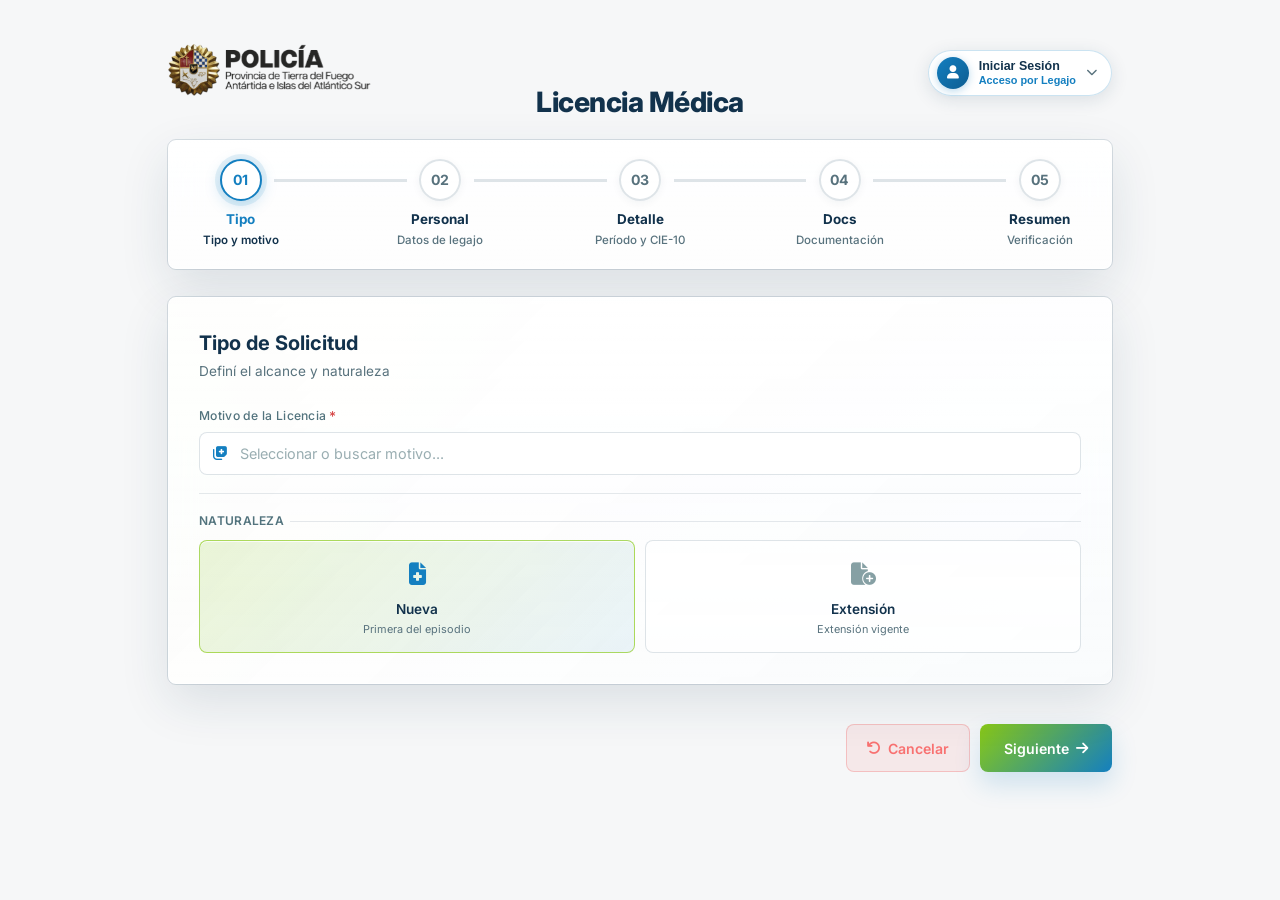
<file: index.html>
<!DOCTYPE html>
<html lang="es">

<head>
    <meta charset="UTF-8">
    <meta name="viewport" content="width=device-width, initial-scale=1.0, maximum-scale=1.0, user-scalable=no">
    <title>Policía de Tierra del Fuego - Licencia Médica</title>

    <!-- Fonts & Icons -->
    <link rel="preconnect" href="https://fonts.googleapis.com">
    <link rel="preconnect" href="https://fonts.gstatic.com" crossorigin>
    <link
        href="https://fonts.googleapis.com/css2?family=Inter:ital,opsz,wght@0,14..32,100..900;1,14..32,100..900&display=swap"
        rel="stylesheet">
    <link rel="stylesheet" href="https://cdnjs.cloudflare.com/ajax/libs/font-awesome/6.5.0/css/all.min.css">

    <!-- Custom Styles -->
    <link rel="stylesheet" href="styles.css">
</head>

<body>
    <div class="bg-atm"></div>
    <div class="toast-c" id="toastC"></div>

    <!-- ═══ MODAL ÉXITO DE SOLICITUD ═══ -->
    <div class="mod-ov" id="modOk">
        <div class="mod-bx">
            <div class="si"><i class="fas fa-check"></i></div>
            <h2>Solicitud Registrada</h2>
            <p>La licencia fue ingresada al sistema.</p>
            <div class="tr-num" id="trNum">LM-2025-00001</div>
            <p style="font-size:.75rem;margin-top:4px">Se notificará automáticamente al jefe de dependencia.</p>
            <button class="btn-p" onclick="resetApp()" style="width:100%;justify-content:center;margin-top:16px">
                <i class="fas fa-plus"></i> Nueva Solicitud
            </button>
        </div>
    </div>

    <!-- ═══ MODAL LOGIN ═══ -->
    <div class="login-ov" id="modLogin">
        <div class="login-card">
            <div class="login-badge">
                <img src="img/escudo_oro.png" alt="Escudo Policía TDF">
            </div>
            <h2 style="font-size:1.3rem;font-weight:700;margin-bottom:4px">Acceso al Sistema</h2>
            <p style="font-size:0.8rem;color:var(--fg-muted);margin-bottom:20px">Policía de Tierra del Fuego</p>

            <form onsubmit="doLogin(event)" style="display:flex;flex-direction:column;gap:14px">
                <div class="fg" style="text-align:left">
                    <label>Número de Legajo <span class="rq">*</span></label>
                    <input type="text" id="loginLeg" placeholder="Ej: 12345" maxlength="8" inputmode="numeric" required>
                </div>
                <div class="fg" style="text-align:left">
                    <label>Contraseña <span class="rq">*</span></label>
                    <input type="password" id="loginPass" placeholder="••••••••" required>
                </div>
                <button type="submit" class="btn-p" style="width:100%;justify-content:center;margin-top:6px">
                    <i class="fas fa-right-to-bracket"></i> Iniciar Sesión
                </button>
            </form>

            <div class="divider" style="margin:18px 0 14px"></div>

            <button class="btn-s" onclick="demoLogin()" style="width:100%;justify-content:center;font-size:0.8rem">
                <i class="fas fa-bolt" style="color:var(--gold)"></i> Acceso Rápido Demo (Legajo 12345)
            </button>
            <button onclick="closeLoginModal()"
                style="background:transparent;border:none;color:var(--fg-muted);font-size:0.75rem;margin-top:12px;cursor:pointer">
                Continuar sin iniciar sesión
            </button>
        </div>
    </div>

    <!-- ═══ MODAL CAMBIAR CONTRASEÑA ═══ -->
    <div class="mod-ov" id="modPassword">
        <div class="mod-bx">
            <div class="mod-head">
                <h3><i class="fas fa-key" style="color:var(--gold)"></i> Cambiar Contraseña</h3>
                <button class="mod-close" onclick="closePasswordModal()"><i class="fas fa-times"></i></button>
            </div>
            <form onsubmit="savePassword(event)" style="display:flex;flex-direction:column;gap:12px;text-align:left">
                <div class="fg">
                    <label>Contraseña Actual <span class="rq">*</span></label>
                    <input type="password" id="pwCurr" required placeholder="••••••••">
                </div>
                <div class="fg">
                    <label>Nueva Contraseña <span class="rq">*</span></label>
                    <input type="password" id="pwNew" required placeholder="Mínimo 6 caracteres">
                </div>
                <div class="fg">
                    <label>Confirmar Nueva Contraseña <span class="rq">*</span></label>
                    <input type="password" id="pwConf" required placeholder="Repetir contraseña">
                </div>
                <div style="display:flex;gap:10px;justify-content:flex-end;margin-top:8px">
                    <button type="button" class="btn-s" onclick="closePasswordModal()">Cancelar</button>
                    <button type="submit" class="btn-p"><i class="fas fa-check"></i> Actualizar</button>
                </div>
            </form>
        </div>
    </div>

    <!-- ═══ MODAL MIS SOLICITUDES ═══ -->
    <div class="mod-ov" id="modRequests">
        <div class="mod-bx mod-lg">
            <div class="mod-head">
                <h3><i class="fas fa-folder-open" style="color:var(--gold)"></i> Mis Solicitudes de Licencia</h3>
                <button class="mod-close" onclick="closeMyRequestsModal()"><i class="fas fa-times"></i></button>
            </div>
            <p style="font-size:0.8rem;color:var(--fg-muted)">Historial de licencias tramitadas por tu legajo.</p>
            <div class="req-list" id="reqListContainer">
                <!-- Contenido dinámico -->
            </div>
            <div style="display:flex;justify-content:flex-end;margin-top:16px">
                <button class="btn-s" onclick="closeMyRequestsModal()">Cerrar</button>
            </div>
        </div>
    </div>

    <div class="app">
        <!-- HEADER PRINCIPAL -->
        <header class="hdr">
            <div class="hdr-left">
                <div class="hdr-shield">
                    <img src="img/escudo_oro.png" alt="Policía de Tierra del Fuego" class="shield-img">
                </div>
            </div>

            <div class="hdr-center">
                <h1 class="hdr-title">Licencia Médica</h1>
            </div>

            <div class="hdr-right">
                <div class="user-top-bar">
                    <button class="user-btn" id="btnUserMenu" onclick="toggleUserDropdown()"
                        aria-label="Menú de Usuario">
                        <div class="user-avatar" id="hdrUserAvatar"><i class="fas fa-user"></i></div>
                        <div class="user-info-text">
                            <span class="user-name" id="hdrUserName">Iniciar Sesión</span>
                            <span class="user-leg" id="hdrUserLeg">Acceso por Legajo</span>
                        </div>
                        <i class="fas fa-chevron-down user-arrow"></i>
                    </button>
                    <div class="user-dropdown" id="userDropdown">
                        <div class="ud-header">
                            <div class="ud-name" id="udName">Sin sesión activa</div>
                            <div class="ud-leg" id="udLeg">Ingresá tu legajo</div>
                        </div>
                        <div id="udMenuLogged" style="display:none">
                            <a href="perfil.html" class="ud-item" style="text-decoration:none"><i
                                    class="fas fa-id-card"></i> Mi Perfil y Autorizaciones</a>
                            <button class="ud-item" onclick="openPasswordModal()"><i class="fas fa-key"></i> Cambiar
                                Contraseña</button>
                            <button class="ud-item" onclick="openMyRequestsModal()"><i class="fas fa-folder-open"></i>
                                Mis Solicitudes</button>
                            <div class="ud-divider"></div>
                            <button class="ud-item logout" onclick="doLogout()"><i
                                    class="fas fa-right-from-bracket"></i> Cerrar Sesión</button>
                        </div>
                        <div id="udMenuGuest">
                            <button class="ud-item" onclick="openLoginModal()"><i class="fas fa-right-to-bracket"></i>
                                Iniciar Sesión</button>
                        </div>
                    </div>
                </div>
            </div>
        </header>

        <!-- BARRA PROGRESO MOBILE -->
        <div class="prog-bar" id="progBar">
            <div class="prog-top">
                <span class="prog-step" id="pS"><i class="fas fa-clipboard-list"></i> Tipo de Solicitud</span>
                <span class="prog-total" id="pT">1 / 6</span>
            </div>
            <div class="prog-track">
                <div class="prog-fill" id="pF" style="width:16.66%"></div>
            </div>
        </div>

        <!-- STEPPER LINEAL CONECTADO (REFERENCIA VISUAL CON COLORES TDF) -->
        <nav class="line-stepper" id="stepper" aria-label="Pasos de la solicitud">
            <div class="ls-item act" data-step="1" onclick="if(1 < S.cur) goD(1)">
                <div class="ls-circle">
                    <span class="ls-num">01</span>
                </div>
                <div class="ls-info">
                    <span class="ls-title">Tipo</span>
                    <span class="ls-sub">Tipo y motivo</span>
                </div>
            </div>
            <div class="ls-line" data-line="1"></div>

            <div class="ls-item" data-step="2" onclick="if(2 < S.cur) goD(2)">
                <div class="ls-circle">
                    <span class="ls-num">02</span>
                </div>
                <div class="ls-info">
                    <span class="ls-title">Personal</span>
                    <span class="ls-sub">Datos de legajo</span>
                </div>
            </div>
            <div class="ls-line hid" data-line="2" id="lnTer"></div>

            <div class="ls-item hid" data-step="3" id="sTer" onclick="if(3 < S.cur) goD(3)">
                <div class="ls-circle">
                    <span class="ls-num">03</span>
                </div>
                <div class="ls-info">
                    <span class="ls-title">Tercero</span>
                    <span class="ls-sub">Atención familiar</span>
                </div>
            </div>
            <div class="ls-line" data-line="3"></div>

            <div class="ls-item" data-step="4" onclick="if(4 < S.cur) goD(4)">
                <div class="ls-circle">
                    <span class="ls-num">04</span>
                </div>
                <div class="ls-info">
                    <span class="ls-title">Detalle</span>
                    <span class="ls-sub">Período y CIE-10</span>
                </div>
            </div>
            <div class="ls-line" data-line="4"></div>

            <div class="ls-item" data-step="5" onclick="if(5 < S.cur) goD(5)">
                <div class="ls-circle">
                    <span class="ls-num">05</span>
                </div>
                <div class="ls-info">
                    <span class="ls-title">Docs</span>
                    <span class="ls-sub">Documentación</span>
                </div>
            </div>
            <div class="ls-line" data-line="5"></div>

            <div class="ls-item" data-step="6" onclick="if(6 < S.cur) goD(6)">
                <div class="ls-circle">
                    <span class="ls-num">06</span>
                </div>
                <div class="ls-info">
                    <span class="ls-title">Resumen</span>
                    <span class="ls-sub">Verificación</span>
                </div>
            </div>
        </nav>

        <!-- ═══ PASO 1: TIPO DE SOLICITUD ═══ -->
        <section class="panel act" id="p1">
            <div class="card">
                <h2 class="card-t">Tipo de Solicitud</h2>
                <p class="card-s">Definí el alcance y naturaleza</p>
                <div class="fg" id="fgMotivo">
                    <label>Motivo de la Licencia <span class="rq">*</span></label>

                    <!-- Custom Search Select para Motivos de Licencia -->
                    <div class="custom-search-select" id="motivoSelectContainer">
                        <input type="hidden" id="sMotivo" name="motivoId" value="">

                        <!-- Search Box / Trigger -->
                        <div class="search-select-box" id="motivoSearchBox" onclick="focusAndOpenMotivo(event)">
                            <i class="fas fa-notes-medical search-icon" onclick="focusAndOpenMotivo(event)"
                                title="Buscar motivo"></i>
                            <input type="text" id="motivoSearchInput" placeholder="Seleccionar o buscar motivo..."
                                autocomplete="off" onfocus="openMotivoDropdown()" onclick="openMotivoDropdown()"
                                oninput="filterMotivos(this.value)">
                            <button type="button" class="search-clear-btn" id="motivoClearBtn"
                                onclick="clearMotivoSelection(event)" style="display:none;" title="Cambiar motivo">
                                <i class="fas fa-times"></i>
                            </button>
                        </div>

                        <!-- Dropdown List -->
                        <div class="search-select-dropdown" id="motivoDropdown" style="display:none;">
                            <div class="search-select-list" id="motivoSelectList">
                                <!-- Dynamic options rendered via JS -->
                            </div>
                        </div>
                    </div>

                    <span class="em" id="eMotivo"><i class="fas fa-exclamation-circle"></i> Seleccioná un motivo</span>
                    <div id="helpMotivo"
                        style="display:none;font-size:0.8rem;color:var(--gold);margin-top:6px;align-items:center;gap:6px">
                        <i class="fas fa-info-circle"></i> <span></span>
                    </div>
                </div>
                <div class="divider"></div>
                <div class="sec-lbl">Naturaleza</div>
                <div class="rc-g">
                    <div class="rc sel" id="rcN" onclick="setNat('nueva')" tabindex="0" role="radio"
                        aria-checked="true">
                        <div class="rc-i"><i class="fas fa-file-medical"></i></div>
                        <h4>Nueva</h4>
                        <p>Primera del episodio</p>
                    </div>
                    <div class="rc" id="rcP" onclick="setNat('extension')" tabindex="0" role="radio"
                        aria-checked="false">
                        <div class="rc-i"><i class="fas fa-file-circle-plus"></i></div>
                        <h4>Extensión</h4>
                        <p>Extensión vigente</p>
                    </div>
                </div>
                <div class="cond" id="cProl">
                    <div class="fg">
                        <label>Licencia Anterior a Extender <span class="rq">*</span></label>
                        <select id="nroLicAnt" onchange="onLicAntChange()">
                            <option value="">Seleccionar licencia vigente...</option>
                        </select>
                        <span class="em" id="eNroL"><i class="fas fa-exclamation-circle"></i> Seleccioná una licencia
                            vigente</span>
                    </div>
                </div>
            </div>
            <div class="nav-btns">
                <div class="spacer"></div>
                <button type="button" class="btn-cancel" onclick="cancelAndReset()"><i class="fas fa-undo"></i>
                    Cancelar</button>
                <button class="btn-p" onclick="next(1)">Siguiente <i class="fas fa-arrow-right"></i></button>
            </div>
        </section>

        <!-- ═══ PASO 2: DATOS DEL PERSONAL ═══ -->
        <section class="panel" id="p2">
            <div class="card">
                <h2 class="card-t">Datos del Personal</h2>
                <p class="card-s">Información del efectivo policial</p>
                <div class="fgrid">
                    <div class="locked-info-banner">
                        <i class="fas fa-user-lock"></i>
                        <div>
                            <strong>Datos Institucionales Oficiales</strong>
                            <p>Los datos del personal provienen del Legajo Policial y no pueden modificarse.</p>
                        </div>
                    </div>
                    <div class="fg">
                        <label>Legajo <i class="fas fa-lock" style="color:var(--blue);font-size:0.7rem;margin-left:4px"
                                title="Dato oficial no modificable"></i> <span class="rq">*</span></label>
                        <input type="text" id="sLeg" placeholder="Ej: 12345" maxlength="8" inputmode="numeric" readonly
                            tabindex="-1">
                        <span class="em" id="eLeg"><i class="fas fa-exclamation-circle"></i> Requerido</span>
                    </div>
                    <div class="fg">
                        <label>Jerarquía <i class="fas fa-lock"
                                style="color:var(--blue);font-size:0.7rem;margin-left:4px"
                                title="Dato oficial no modificable"></i> <span class="rq">*</span></label>
                        <select id="sGra" disabled>
                            <option value="">Seleccionar</option>
                        </select>
                        <span class="em" id="eGra"><i class="fas fa-exclamation-circle"></i> Requerido</span>
                    </div>
                    <div class="fg">
                        <label>DNI <i class="fas fa-lock" style="color:var(--blue);font-size:0.7rem;margin-left:4px"
                                title="Dato oficial no modificable"></i> <span class="rq">*</span></label>
                        <input type="text" id="sDni" placeholder="Ej: 35123456" maxlength="10" inputmode="numeric"
                            readonly tabindex="-1">
                        <span class="em" id="eDni"><i class="fas fa-exclamation-circle"></i> Requerido</span>
                    </div>
                    <div class="fg full">
                        <label>Apellido y Nombres <i class="fas fa-lock"
                                style="color:var(--blue);font-size:0.7rem;margin-left:4px"
                                title="Dato oficial no modificable"></i> <span class="rq">*</span></label>
                        <input type="text" id="sNom" placeholder="Apellido, Nombres" autocomplete="name" readonly
                            tabindex="-1">
                        <span class="em" id="eNom"><i class="fas fa-exclamation-circle"></i> Requerido</span>
                    </div>
                    <div class="fg">
                        <label>Teléfono <i class="fas fa-lock"
                                style="color:var(--blue);font-size:0.7rem;margin-left:4px"
                                title="Dato oficial no modificable"></i> <span class="rq">*</span></label>
                        <input type="tel" id="sTel" placeholder="Ej: 2901 555-1234" inputmode="tel" autocomplete="tel"
                            readonly tabindex="-1">
                        <span class="em" id="eTel"><i class="fas fa-exclamation-circle"></i> Requerido</span>
                    </div>
                    <div class="fg">
                        <label>Email <i class="fas fa-lock" style="color:var(--blue);font-size:0.7rem;margin-left:4px"
                                title="Dato oficial no modificable"></i> <span class="rq">*</span></label>
                        <input type="email" id="sEma" placeholder="correo@ejemplo.com" inputmode="email"
                            autocomplete="email" readonly tabindex="-1">
                        <span class="em" id="eEma"><i class="fas fa-exclamation-circle"></i> Requerido</span>
                    </div>
                    <div class="fg full">
                        <label>Domicilio Real Constituido <i class="fas fa-lock"
                                style="color:var(--blue);font-size:0.7rem;margin-left:4px"
                                title="Dato oficial no modificable"></i> <span class="rq">*</span></label>
                        <input type="text" id="sDir" placeholder="Calle, número, piso, depto"
                            autocomplete="street-address" readonly tabindex="-1">
                        <span class="em" id="eDir"><i class="fas fa-exclamation-circle"></i> Requerido</span>
                    </div>
                    <div class="fg full">
                        <label>Lugar de Usufructo <span class="rq">*</span> <span class="rq"
                                style="font-weight:normal;font-size:0.75rem;color:var(--txt-s)">(Dirección constituida
                                para la licencia)</span></label>
                        <input type="text" id="sUsu"
                            placeholder="Calle, número, piso, depto donde cumplirá la licencia">
                        <span class="em" id="eUsu"><i class="fas fa-exclamation-circle"></i> Requerido</span>
                    </div>
                    <div class="fg">
                        <label>Localidad</label>
                        <input type="text" id="sLoc" placeholder="Ej: Ushuaia">
                    </div>
                    <div class="fg">
                        <label>Código Postal</label>
                        <input type="text" id="sCP" placeholder="Ej: V9410" maxlength="10">
                    </div>
                </div>
                <div class="divider"></div>
                <div class="fg" style="margin-bottom:0">
                    <label><i class="fas fa-building-shield"
                            style="color:var(--gold);margin-right:3px;font-size:.75rem"></i> Dependencia <span
                            class="rq">*</span></label>

                    <!-- Searchable Custom Select Container -->
                    <div class="custom-search-select" id="depSelectContainer">
                        <input type="hidden" id="sDep" name="dependenciaId" value="">

                        <!-- Search Box / Trigger -->
                        <div class="search-select-box" id="depSearchBox" onclick="focusAndOpenDep(event)">
                            <i class="fas fa-search search-icon" onclick="focusAndOpenDep(event)"
                                title="Buscar dependencia"></i>
                            <input type="text" id="depSearchInput"
                                placeholder="Buscar dependencia (ej: Comisaría, Ushuaia)..." autocomplete="off"
                                onfocus="openDepDropdown()" onclick="openDepDropdown()"
                                oninput="filterDependencias(this.value)">
                            <button type="button" class="search-clear-btn" id="depClearBtn"
                                onclick="clearDepSelection(event)" style="display:none;" title="Cambiar dependencia">
                                <i class="fas fa-times"></i>
                            </button>
                        </div>

                        <!-- Dropdown List -->
                        <div class="search-select-dropdown" id="depDropdown" style="display:none;">
                            <div class="search-select-list" id="depSelectList">
                                <!-- Dynamic options rendered via JS -->
                            </div>
                        </div>
                    </div>

                    <span class="em" id="eDep"><i class="fas fa-exclamation-circle"></i> Requerido</span>
                    <div class="jefe-box" id="jBox" style="display:none">
                        <div class="jb-i"><i class="fas fa-user-tie"></i></div>
                        <div class="jb-n">
                            <div class="jb-lb">Jefe a notificar</div>
                            <div class="jb-nm" id="jNm">-</div>
                            <div class="jb-dp" id="jDp">-</div>
                        </div>
                    </div>
                </div>
            </div>
            <div class="nav-btns">
                <button class="btn-s" onclick="prev(2)"><i class="fas fa-arrow-left"></i> Anterior</button>
                <div class="spacer"></div>
                <button type="button" class="btn-cancel" onclick="cancelAndReset()"><i class="fas fa-undo"></i>
                    Cancelar</button>
                <button class="btn-p" onclick="next(2)">Siguiente <i class="fas fa-arrow-right"></i></button>
            </div>
        </section>

        <!-- ═══ PASO 3: DATOS DEL TERCERO ═══ -->
        <section class="panel" id="p3">
            <div class="card">
                <h2 class="card-t">Datos del Tercero</h2>
                <p class="card-s">Persona a quien asistís (Atención Familiar)</p>

                <div class="alert warn"
                    style="margin-bottom:20px; display:flex; align-items:flex-start; gap:12px; background:rgba(217,119,6,0.12); border:1px solid rgba(217,119,6,0.3); padding:14px 16px; border-radius:10px;">
                    <i class="fas fa-exclamation-triangle" style="color:#d97706; font-size:1.2rem; margin-top:2px;"></i>
                    <div style="font-size:0.85rem; color:var(--txt-p, #1e293b); line-height:1.4;">
                        <strong
                            style="color:#b45309; display:block; margin-bottom:2px; font-weight:700;">IMPORTANTE:</strong>
                        Solo se contemplarán para la licencia por Atención Familiar aquellas personas previamente
                        consignadas y declaradas.
                    </div>
                </div>

                <div class="fg">
                    <label>Vínculo <span class="rq">*</span></label>
                    <select id="tVin">
                        <option value="">Seleccionar</option>
                        <option>Hijo/a</option>
                        <option>Esposo/a</option>
                        <option>Concubino/a</option>
                        <option>Padre</option>
                        <option>Madre</option>
                        <option>Hermano/a</option>
                        <option>Suegro/a</option>
                        <option>Nuera/Yerno</option>
                        <option>Otro</option>
                    </select>
                    <span class="em" id="eTV"><i class="fas fa-exclamation-circle"></i> Seleccioná</span>
                </div>
                <div class="fg">
                    <label>Nombre Completo <span class="rq">*</span></label>
                    <input type="text" id="tNom" placeholder="Apellido, Nombres">
                    <span class="em" id="eTN"><i class="fas fa-exclamation-circle"></i> Requerido</span>
                </div>
                <div class="fg">
                    <label>DNI <span class="rq">*</span></label>
                    <input type="text" id="tDni" placeholder="Ej: 35123456" maxlength="10" inputmode="numeric">
                    <span class="em" id="eTD"><i class="fas fa-exclamation-circle"></i> Requerido</span>
                </div>
                <div class="fg">
                    <label>Fecha de Nacimiento</label>
                    <input type="date" id="tFN">
                </div>
            </div>
            <div class="nav-btns">
                <button class="btn-s" onclick="prev(3)"><i class="fas fa-arrow-left"></i> Anterior</button>
                <div class="spacer"></div>
                <button type="button" class="btn-cancel" onclick="cancelAndReset()"><i class="fas fa-undo"></i>
                    Cancelar</button>
                <button class="btn-p" onclick="next(3)">Siguiente <i class="fas fa-arrow-right"></i></button>
            </div>
        </section>

        <!-- ═══ PASO 4: DETALLE DE LA LICENCIA ═══ -->
        <section class="panel" id="p4">
            <div class="card">
                <h2 class="card-t">Detalle de la Licencia</h2>
                <p class="card-s">Información clínica y períodos</p>
                <div class="fgrid">
                    <div class="fg">
                        <label>Fecha Desde <span class="rq">*</span></label>
                        <input type="date" id="lDes">
                        <span class="em" id="eDes"><i class="fas fa-exclamation-circle"></i> Requerido</span>
                    </div>
                    <div class="fg">
                        <label>Fecha Hasta <span class="rq">*</span></label>
                        <input type="date" id="lHas">
                        <span class="em" id="eHas"><i class="fas fa-exclamation-circle"></i> Requerido</span>
                    </div>
                    <div class="fg full">
                        <label>Diagnóstico (CIE-10) <span class="rq">*</span></label>

                        <!-- Searchable Custom Select Container for CIE-10 -->
                        <div class="custom-search-select" id="cieSelectContainer">
                            <input type="hidden" id="lCie" name="diagnosticoCie" value="">

                            <!-- Search Box / Trigger -->
                            <div class="search-select-box" id="cieSearchBox" onclick="focusAndOpenCie(event)">
                                <i class="fas fa-notes-medical search-icon" onclick="focusAndOpenCie(event)"
                                    title="Buscar patología"></i>
                                <input type="text" id="cieSearchInput"
                                    placeholder="Buscar por código (ej: J06, M54) o patología (ej: resfrío, lumbalgia)..."
                                    autocomplete="off" onfocus="openCieDropdown()" onclick="openCieDropdown()"
                                    oninput="filterCieCodes(this.value)">
                                <button type="button" class="search-clear-btn" id="cieClearBtn"
                                    onclick="clearCieSelection(event)" style="display:none;"
                                    title="Cambiar diagnóstico">
                                    <i class="fas fa-times"></i>
                                </button>
                            </div>

                            <!-- Dropdown List -->
                            <div class="search-select-dropdown" id="cieDropdown" style="display:none;">
                                <div class="search-select-list" id="cieSelectList">
                                    <!-- Dynamic options rendered via JS -->
                                </div>
                            </div>
                        </div>

                        <span class="em" id="eCie"><i class="fas fa-exclamation-circle"></i> Requerido</span>
                    </div>
                </div>
                <div class="divider"></div>
                <div class="chk" id="chkI" onclick="togI()" tabindex="0" role="checkbox" aria-checked="false">
                    <div class="ck-b"><i class="fas fa-check"></i></div>
                    <span><i class="fas fa-hospital" style="color:var(--danger);margin-right:3px;font-size:.8rem"></i>
                        Requiere internación</span>
                </div>
                <div class="cond" id="cInt">
                    <div class="fgrid">
                        <div class="fg"><label>Fecha Ingreso</label><input type="date" id="lFI"></div>
                        <div class="fg"><label>Sala / Piso</label><input type="text" id="lSal"
                                placeholder="Ej: Piso 3, Sala 12"></div>
                    </div>
                </div>
            </div>
            <div class="nav-btns">
                <button class="btn-s" onclick="prev(4)"><i class="fas fa-arrow-left"></i> Anterior</button>
                <div class="spacer"></div>
                <button type="button" class="btn-cancel" onclick="cancelAndReset()"><i class="fas fa-undo"></i>
                    Cancelar</button>
                <button class="btn-p" onclick="next(4)">Siguiente <i class="fas fa-arrow-right"></i></button>
            </div>
        </section>

        <!-- ═══ PASO 5: DOCUMENTACIÓN ═══ -->
        <section class="panel" id="p5">
            <div class="card">
                <h2 class="card-t">Documentación</h2>
                <p class="card-s">Subí certificados y estudios</p>
                <div class="um">
                    <div>
                        <div class="us-t"><i class="fas fa-file-medical-alt"></i> Certificado Médico</div>
                        <div class="uz" id="zC" onclick="document.getElementById('fC').click()"
                            ondragover="dO(event,'zC')" ondragleave="dL(event,'zC')" ondrop="dD(event,'cert')">
                            <input type="file" id="fC" accept=".pdf,.jpg,.jpeg,.png" onchange="fS(event,'cert')"
                                multiple>
                            <div class="uz-i"><i class="fas fa-cloud-upload-alt"></i></div>
                            <h4>Tocá para seleccionar</h4>
                            <p>PDF, JPG o PNG. Máx 10MB.</p>
                        </div>
                        <div class="fl-l" id="lC"></div>
                    </div>
                    <div class="divider" style="margin:16px 0"></div>
                    <div class="fg full" style="margin-bottom:0">
                        <label><i class="fas fa-link" style="color:var(--gold);margin-right:4px"></i> URL del
                            Certificado Online <span class="rq">*</span> <span class="rq"
                                style="font-weight:normal;font-size:0.75rem;color:var(--txt-s)">(Requerido si no se
                                adjunta archivo)</span></label>
                        <input type="url" id="certUrl" placeholder="Ej: https://misalud.gob.ar/certificado/123456"
                            autocomplete="off">
                        <span class="em" id="eCertUrl"><i class="fas fa-exclamation-circle"></i> Adjuntá el certificado
                            o ingresá una URL válida</span>
                    </div>
                </div>
            </div>
            <div class="nav-btns">
                <button class="btn-s" onclick="prev(5)"><i class="fas fa-arrow-left"></i> Anterior</button>
                <div class="spacer"></div>
                <button type="button" class="btn-cancel" onclick="cancelAndReset()"><i class="fas fa-undo"></i>
                    Cancelar</button>
                <button class="btn-p" onclick="next(5)">Siguiente <i class="fas fa-arrow-right"></i></button>
            </div>
        </section>

        <!-- ═══ PASO 6: RESUMEN Y CONFIRMACIÓN ═══ -->
        <section class="panel" id="p6">
            <div class="card">
                <h2 class="card-t">Resumen de la Solicitud</h2>

                <!-- Aviso Destacado de Atención -->
                <div class="info-banner"
                    style="margin-top:12px;margin-bottom:20px;border-color:rgba(214, 69, 69, 0.3);background:linear-gradient(135deg, rgba(214, 69, 69, 0.08), rgba(245, 158, 11, 0.08))">
                    <i class="fas fa-exclamation-triangle"
                        style="color:var(--danger);font-size:1.3rem;margin-top:2px"></i>
                    <div>
                        <strong style="color:var(--danger);font-size:0.9rem;display:block;margin-bottom:2px">
                            ¡ATENCIÓN! Verificá los datos antes de confirmar
                        </strong>
                        <p style="margin:0;font-size:0.82rem;color:var(--fg);line-height:1.45">
                            Revisá atentamente toda la información del informe (datos personales, período de licencia,
                            diagnóstico y archivos adjuntos) antes de realizar el envío formal.
                        </p>
                    </div>
                </div>

                <div id="sumC"></div>
            </div>
            <div class="nav-btns">
                <button class="btn-s" onclick="prev(6)"><i class="fas fa-arrow-left"></i> Anterior</button>
                <div class="spacer"></div>
                <button type="button" class="btn-cancel" onclick="cancelAndReset()"><i class="fas fa-undo"></i>
                    Cancelar</button>
                <button class="btn-p" onclick="doSubmit()"><i class="fas fa-paper-plane"></i> Confirmar y
                    Enviar</button>
            </div>
        </section>
    </div>



    <!-- ═══ SCRIPTS Y LÓGICA DE APLICACIÓN ═══ -->
    <script>
        /* ═══ DATOS DE REFERENCIA ═══ */
        let DEPS = [];
        let MOTIVOS = [];
        let JERARQUIAS = [];
        let ESPECIALIDADES = [];
        let CIE10 = [];
        let LICENCIAS_VIGENTES = [
            { nro: "LM-2025-00123", motivo: "Enfermedad común", desde: "01/03/2025", hasta: "15/03/2025" },
            { nro: "LM-2025-00088", motivo: "Accidente de trabajo", desde: "20/02/2025", hasta: "10/03/2025" },
            { nro: "LM-2025-00045", motivo: "Atención grupo familiar", desde: "05/03/2025", hasta: "12/03/2025" }
        ];

        /* ═══ ESTADO DE LA SOLICITUD ═══ */
        const S = {
            cur: 1,
            tipo: 'propia',
            motivo: '',
            nat: 'nueva',
            intern: false,
            jefe: null,
            arch: { cert: [], est: [], rec: [] }
        };

        const SL = {
            1: { i: 'fa-clipboard-list', l: 'Tipo de Solicitud' },
            2: { i: 'fa-id-badge', l: 'Datos del Personal' },
            3: { i: 'fa-people-arrows', l: 'Datos del Tercero' },
            4: { i: 'fa-notes-medical', l: 'Detalle de la Licencia' },
            5: { i: 'fa-paperclip', l: 'Documentacion' },
            6: { i: 'fa-check-double', l: 'Resumen y Envio' }
        };

        /* ═══ USUARIO & AUTENTICACIÓN ═══ */
        let CURRENT_USER = null;

        const MOCK_USERS = {
            "12345": {
                legajo: "12345",
                grado: "Principal",
                nombre: "Pérez, Juan Carlos",
                dni: "35123456",
                cuil: "20-35123456-8",
                fechaNac: "1988-05-14",
                telefono: "2901 555-4321",
                email: "jcperez@policiatdf.gob.ar",
                domicilio: "Av. San Martín 450, Ushuaia",
                usufructo: "Av. San Martín 450, Ushuaia",
                obraSocial: "OSPF",
                nroAfiliado: "8845120",
                dependenciaId: 1
            }
        };

        /* ═══ INICIALIZACIÓN ═══ */
        (async function init() {
            const sDep = document.getElementById('sDep');
            const sMot = document.getElementById('sMotivo');
            const sGra = document.getElementById('sGra');
            const sEsp = document.getElementById('lEsp');

            const renderSelect = (el, items, placeholder, valKey = 'nombre', textKey = 'nombre') => {
                if (!el) return;
                el.innerHTML = `<option value="">${placeholder}</option>`;
                items.forEach(item => {
                    const opt = document.createElement('option');
                    opt.value = typeof valKey === 'function' ? valKey(item) : (item[valKey] || item.id || item);
                    opt.textContent = typeof textKey === 'function' ? textKey(item) : (item[textKey] || item);
                    el.appendChild(opt);
                });
            };

            try {
                const resDeps = await fetch('json/dependencias.json');
                if (resDeps.ok) DEPS = await resDeps.json();
            } catch (err) { console.warn('Error cargando dependencias.json:', err); }

            try {
                const resMot = await fetch('json/motivos.json');
                if (resMot.ok) MOTIVOS = await resMot.json();
            } catch (err) { console.warn('Error cargando motivos.json:', err); }

            try {
                const resGra = await fetch('json/jerarquias.json');
                if (resGra.ok) JERARQUIAS = await resGra.json();
            } catch (err) { console.warn('Error cargando jerarquias.json:', err); }

            try {
                const resEsp = await fetch('json/especialidades.json');
                if (resEsp.ok) ESPECIALIDADES = await resEsp.json();
            } catch (err) { console.warn('Error cargando especialidades.json:', err); }

            try {
                const resCie = await fetch('json/code-cie-10.json');
                if (resCie.ok) CIE10 = await resCie.json();
            } catch (err) { console.warn('Error cargando code-cie-10.json:', err); }

            renderSelect(sDep, DEPS, 'Seleccionar dependencia', 'id', 'nombre');
            renderSelect(sMot, MOTIVOS, 'Seleccionar motivo', 'nombre', item => (item.id !== undefined && item.id !== null) ? `${item.nombre}\n${item.id}` : item.nombre);
            renderSelect(sGra, JERARQUIAS, 'Seleccionar', 'nombre', 'nombre');
            if (sEsp) renderSelect(sEsp, ESPECIALIDADES, 'Seleccionar', 'nombre', 'nombre');

            renderLicenciasVigentes();
            updateUserHeaderUI();
            updVis();
            updBot();
        })();

        function renderLicenciasVigentes() {
            const sel = document.getElementById('nroLicAnt');
            if (!sel) return;
            sel.innerHTML = '<option value="">Seleccionar licencia vigente...</option>';
            LICENCIAS_VIGENTES.forEach(lic => {
                const o = document.createElement('option');
                o.value = lic.nro;
                o.textContent = `${lic.nro} — ${lic.motivo} (Vigente hasta ${lic.hasta})`;
                sel.appendChild(o);
            });
        }

        /* ═══ MENÚ Y AUTENTICACIÓN ═══ */
        function toggleUserDropdown() {
            const dropdown = document.getElementById('userDropdown');
            const btn = document.getElementById('btnUserMenu');
            dropdown.classList.toggle('show');
            btn.classList.toggle('active');
        }

        document.addEventListener('click', (e) => {
            const bar = document.querySelector('.user-top-bar');
            if (bar && !bar.contains(e.target)) {
                document.getElementById('userDropdown')?.classList.remove('show');
                document.getElementById('btnUserMenu')?.classList.remove('active');
            }
        });

        function openLoginModal() {
            document.getElementById('modLogin').classList.add('vis');
            document.getElementById('userDropdown').classList.remove('show');
        }

        function closeLoginModal() {
            document.getElementById('modLogin').classList.remove('vis');
        }



        function doLogin(e) {
            e.preventDefault();
            const leg = document.getElementById('loginLeg').value.trim();
            if (!leg) {
                toast('Ingresá tu número de legajo', 'er');
                return;
            }

            let user = MOCK_USERS[leg] || {
                legajo: leg,
                grado: "Agente",
                nombre: `Oficial (Legajo ${leg})`,
                dni: `${leg}000`,
                telefono: "2901 555-0000",
                email: `legajo${leg}@policiatdf.gob.ar`,
                domicilio: "Domicilio Registrado",
                usufructo: "Domicilio Registrado",
                dependenciaId: 1
            };

            setSession(user);
            closeLoginModal();
            toast(`Bienvenido/a, ${user.nombre}`, 'ok');
        }

        function demoLogin() {
            document.getElementById('loginLeg').value = "12345";
            document.getElementById('loginPass').value = "123456";
            doLogin(new Event('submit'));
        }

        function setSession(user) {
            CURRENT_USER = user;
            updateUserHeaderUI();
            fillPersonalDataFromUser();
        }

        function doLogout() {
            CURRENT_USER = null;
            updateUserHeaderUI();
            document.getElementById('userDropdown').classList.remove('show');
            toast('Sesión cerrada correctamente', 'in');
        }

        function updateUserHeaderUI() {
            const btnAvatar = document.getElementById('hdrUserAvatar');
            const hdrName = document.getElementById('hdrUserName');
            const hdrLeg = document.getElementById('hdrUserLeg');
            const udName = document.getElementById('udName');
            const udLeg = document.getElementById('udLeg');
            const menuLogged = document.getElementById('udMenuLogged');
            const menuGuest = document.getElementById('udMenuGuest');

            if (CURRENT_USER) {
                hdrName.textContent = CURRENT_USER.nombre;
                hdrLeg.textContent = `Legajo: ${CURRENT_USER.legajo}`;
                udName.textContent = CURRENT_USER.nombre;
                udLeg.textContent = `${CURRENT_USER.grado} — Legajo ${CURRENT_USER.legajo}`;
                btnAvatar.innerHTML = `<i class="fas fa-user-check"></i>`;
                menuLogged.style.display = 'block';
                menuGuest.style.display = 'none';
            } else {
                hdrName.textContent = 'Iniciar Sesión';
                hdrLeg.textContent = 'Acceso por Legajo';
                udName.textContent = 'Sin sesión activa';
                udLeg.textContent = 'Ingresá tu legajo';
                btnAvatar.innerHTML = `<i class="fas fa-user"></i>`;
                menuLogged.style.display = 'none';
                menuGuest.style.display = 'block';
            }
        }

        function fillPersonalDataFromUser() {
            if (!CURRENT_USER) return;
            const setVal = (id, val) => {
                const el = document.getElementById(id);
                if (el && val) el.value = val;
            };

            setVal('sLeg', CURRENT_USER.legajo);
            setVal('sGra', CURRENT_USER.grado);
            setVal('sDni', CURRENT_USER.dni);
            setVal('sNom', CURRENT_USER.nombre);
            setVal('sTel', CURRENT_USER.telefono);
            setVal('sEma', CURRENT_USER.email);
            setVal('sDir', CURRENT_USER.domicilio);
            setVal('sUsu', CURRENT_USER.usufructo);
            if (CURRENT_USER.dependenciaId) {
                selectDependencia(CURRENT_USER.dependenciaId);
            }
        }

        /* ═══ MODALES SECUNDARIOS ═══ */
        function openPasswordModal() {
            if (!CURRENT_USER) return openLoginModal();
            document.getElementById('userDropdown').classList.remove('show');
            document.getElementById('pwCurr').value = '';
            document.getElementById('pwNew').value = '';
            document.getElementById('pwConf').value = '';
            document.getElementById('modPassword').classList.add('vis');
        }

        function closePasswordModal() {
            document.getElementById('modPassword').classList.remove('vis');
        }

        function savePassword(e) {
            e.preventDefault();
            const pNew = document.getElementById('pwNew').value;
            const pConf = document.getElementById('pwConf').value;

            if (pNew.length < 6) return toast('La contraseña debe tener al menos 6 caracteres', 'er');
            if (pNew !== pConf) return toast('Las contraseñas no coinciden', 'er');

            closePasswordModal();
            toast('Contraseña modificada correctamente', 'ok');
        }

        function openMyRequestsModal() {
            if (!CURRENT_USER) return openLoginModal();
            document.getElementById('userDropdown').classList.remove('show');
            const container = document.getElementById('reqListContainer');
            container.innerHTML = `
                <div class="req-item">
                    <div>
                        <div class="req-id">LM-2025-00123</div>
                        <div class="req-sub">Enfermedad común • 5 días</div>
                    </div>
                    <span class="badge gn"><i class="fas fa-check"></i> Aprobada</span>
                </div>
                <div class="req-item">
                    <div>
                        <div class="req-id">LM-2025-00456</div>
                        <div class="req-sub">Atención familiar • 3 días</div>
                    </div>
                    <span class="badge am"><i class="fas fa-clock"></i> En revisión</span>
                </div>
            `;
            document.getElementById('modRequests').classList.add('vis');
        }

        function closeMyRequestsModal() {
            document.getElementById('modRequests').classList.remove('vis');
        }

        /* ═══ MANEJO DE PASO 1 (MOTIVOS Y NATURALEZA) ═══ */
        function onMotivoChange() {
            const val = document.getElementById('sMotivo').value;
            const motObj = MOTIVOS.find(x => String(x.id) === String(val) || x.nombre === val);
            if (motObj) {
                S.motivo = (motObj.id !== undefined && motObj.id !== null && motObj.id !== '')
                    ? `${motObj.id} — ${motObj.nombre}`
                    : motObj.nombre;
                S.motivoRaw = motObj.nombre;
            } else {
                S.motivo = val;
                S.motivoRaw = val;
            }
            const norm = (S.motivoRaw || val).toLowerCase().normalize("NFD").replace(/[\u0300-\u036f]/g, "");
            S.tipo = (norm.includes('atencion familiar') || norm.includes('atencion a familiar') || norm.includes('at. fliar') || norm.includes('at fliar')) ? 'atendible' : 'propia';
            updVis();
        }

        function setNat(n) {
            if (n === 'prolongacion') n = 'extension';
            S.nat = n;
            document.getElementById('rcN').classList.toggle('sel', n === 'nueva');
            document.getElementById('rcP').classList.toggle('sel', n === 'extension');
            document.getElementById('rcN').setAttribute('aria-checked', n === 'nueva');
            document.getElementById('rcP').setAttribute('aria-checked', n === 'extension');

            const c = document.getElementById('cProl');
            const inputMot = document.getElementById('motivoSearchInput');
            const helpMot = document.getElementById('helpMotivo');

            if (n === 'extension') {
                c.classList.add('vis');
                if (document.getElementById('nroLicAnt').value) onLicAntChange();
            } else {
                c.classList.remove('vis');
                document.getElementById('nroLicAnt').value = '';
                if (inputMot) inputMot.disabled = false;
                if (helpMot) helpMot.style.display = 'none';
            }
        }

        function onLicAntChange() {
            const val = document.getElementById('nroLicAnt').value;
            const inputMot = document.getElementById('motivoSearchInput');
            const helpMot = document.getElementById('helpMotivo');

            if (!val) {
                if (helpMot) helpMot.style.display = 'none';
                if (inputMot) inputMot.disabled = false;
                return;
            }
            const lic = LICENCIAS_VIGENTES.find(l => l.nro === val);
            if (lic) {
                selectMotivo(lic.motivo);
                if (inputMot) inputMot.disabled = true;
                if (helpMot) {
                    helpMot.querySelector('span').textContent = `Motivo asignado automáticamente según la licencia a extender ${lic.nro}: "${lic.motivo}"`;
                    helpMot.style.display = 'flex';
                }
            }
        }

        function togI() {
            S.intern = !S.intern;
            const e = document.getElementById('chkI');
            e.classList.toggle('ck', S.intern);
            e.setAttribute('aria-checked', S.intern);
            const c = document.getElementById('cInt');
            if (S.intern) c.classList.add('vis');
            else {
                c.classList.remove('vis');
                document.getElementById('lFI').value = '';
                document.getElementById('lSal').value = '';
            }
        }

        function updVis() {
            const a = S.tipo === 'atendible';
            document.getElementById('sTer').classList.toggle('hid', !a);
            document.getElementById('lnTer').classList.toggle('hid', !a);
            updStep();
            updProg();
        }

        /* ═══ DESPLEGABLE BUSCADOR DE MOTIVOS ═══ */
        function focusAndOpenMotivo(e) {
            if (e && e.target && e.target.closest('.search-clear-btn')) return;
            const input = document.getElementById('motivoSearchInput');
            if (input && !input.disabled) {
                input.focus();
                openMotivoDropdown();
            }
        }

        function openMotivoDropdown() {
            const drop = document.getElementById('motivoDropdown');
            if (drop) {
                drop.style.display = 'block';
                const currentVal = document.getElementById('motivoSearchInput').value;
                filterMotivos(currentVal);
            }
        }

        function filterMotivos(query) {
            const listEl = document.getElementById('motivoSelectList');
            if (!listEl) return;
            const qNorm = normalizeText(query).trim();
            const tokens = qNorm.split(/\s+/).filter(Boolean);

            const filtered = MOTIVOS.filter(m => {
                if (!tokens.length) return true;
                const normNombre = normalizeText(m.nombre);
                const normId = normalizeText(m.id || '');
                const combined = `${normNombre} ${normId}`;
                return tokens.every(token => combined.includes(token));
            });

            if (filtered.length === 0) {
                listEl.innerHTML = `<div class="search-select-no-results"><i class="fas fa-search-minus"></i> No se encontraron motivos</div>`;
                return;
            }

            const currentSelectedValue = document.getElementById('sMotivo').value;
            listEl.innerHTML = filtered.map(m => {
                const val = m.id || m.nombre;
                const isSelected = String(val) === String(currentSelectedValue);
                return `
                    <div class="search-select-item ${isSelected ? 'selected' : ''}" onclick="selectMotivo('${escapeHtml(val)}')">
                        <div class="ss-item-main">
                            <i class="fas fa-notes-medical ss-item-icon"></i>
                            <div class="ss-item-info">
                                <div class="ss-item-title">${escapeHtml(m.nombre)}</div>
                                ${m.id ? `<div class="ss-item-sub"><i class="fas fa-hashtag"></i> ${escapeHtml(m.id)}</div>` : ''}
                            </div>
                        </div>
                        ${isSelected ? '<i class="fas fa-check ss-item-check"></i>' : ''}
                    </div>
                `;
            }).join('');
        }

        function selectMotivo(val) {
            const m = MOTIVOS.find(x => String(x.id) === String(val) || x.nombre === val);
            const input = document.getElementById('motivoSearchInput');
            const hidden = document.getElementById('sMotivo');
            if (!m) {
                hidden.value = val;
                input.value = val;
            } else {
                hidden.value = m.id || m.nombre;
                input.value = m.nombre;
            }
            input.classList.add('has-selection');
            document.getElementById('motivoClearBtn').style.display = 'flex';
            document.getElementById('motivoDropdown').style.display = 'none';
            document.getElementById('eMotivo').classList.remove('vis');
            onMotivoChange();
        }

        function clearMotivoSelection(e) {
            if (e) e.stopPropagation();
            const input = document.getElementById('motivoSearchInput');
            if (input.disabled) return;
            document.getElementById('sMotivo').value = '';
            input.value = '';
            input.classList.remove('has-selection');
            document.getElementById('motivoClearBtn').style.display = 'none';
            document.getElementById('motivoDropdown').style.display = 'none';
            onMotivoChange();
            input.focus();
        }

        /* ═══ UTILIDADES Y DESPLEGABLE BUSCADOR DE DEPENDENCIAS ═══ */
        function normalizeText(text) {
            if (!text) return '';
            return text
                .toString()
                .toLowerCase()
                .normalize('NFD')
                .replace(/[\u0300-\u036f]/g, '');
        }

        function focusAndOpenDep(e) {
            if (e && e.target && e.target.closest('.search-clear-btn')) return;
            const input = document.getElementById('depSearchInput');
            if (input) {
                input.focus();
                openDepDropdown();
            }
        }

        function openDepDropdown() {
            const drop = document.getElementById('depDropdown');
            if (drop) {
                drop.style.display = 'block';
                const currentVal = document.getElementById('depSearchInput').value;
                filterDependencias(currentVal);
            }
        }

        function filterDependencias(query) {
            const listEl = document.getElementById('depSelectList');
            if (!listEl) return;
            const qNorm = normalizeText(query).trim();
            const tokens = qNorm.split(/\s+/).filter(Boolean);

            const filtered = DEPS.filter(d => {
                if (!tokens.length) return true;
                const normNombre = normalizeText(d.nombre);
                const normJefe = normalizeText(d.jefe);
                const normEmail = normalizeText(d.email);
                const combined = `${normNombre} ${normJefe} ${normEmail}`;
                return tokens.every(token => combined.includes(token));
            });

            if (filtered.length === 0) {
                listEl.innerHTML = `<div class="search-select-no-results"><i class="fas fa-search-minus"></i> No se encontraron dependencias</div>`;
                return;
            }

            const currentSelectedId = parseInt(document.getElementById('sDep').value) || 0;
            listEl.innerHTML = filtered.map(d => {
                const isSelected = d.id === currentSelectedId;
                return `
                    <div class="search-select-item ${isSelected ? 'selected' : ''}" onclick="selectDependencia(${d.id})">
                        <div class="ss-item-main">
                            <i class="fas fa-building-shield ss-item-icon"></i>
                            <div class="ss-item-info">
                                <div class="ss-item-title">${escapeHtml(d.nombre)}</div>
                                <div class="ss-item-sub"><i class="fas fa-user-tie"></i> ${escapeHtml(d.jefe)}</div>
                            </div>
                        </div>
                        ${isSelected ? '<i class="fas fa-check ss-item-check"></i>' : ''}
                    </div>
                `;
            }).join('');
        }

        function selectDependencia(id) {
            const d = DEPS.find(x => x.id === id);
            if (!d) return;
            document.getElementById('sDep').value = d.id;
            const input = document.getElementById('depSearchInput');
            input.value = d.nombre;
            input.classList.add('has-selection');
            document.getElementById('depClearBtn').style.display = 'flex';
            document.getElementById('depDropdown').style.display = 'none';
            document.getElementById('eDep').classList.remove('vis');
            onDep();
        }

        function clearDepSelection(e) {
            if (e) e.stopPropagation();
            document.getElementById('sDep').value = '';
            const input = document.getElementById('depSearchInput');
            input.value = '';
            input.classList.remove('has-selection');
            document.getElementById('depClearBtn').style.display = 'none';
            document.getElementById('depDropdown').style.display = 'none';
            onDep();
            input.focus();
        }

        /* ═══ DESPLEGABLE BUSCADOR DE DIAGNÓSTICOS CIE-10 (PATOLOGÍAS) ═══ */
        function focusAndOpenCie(e) {
            if (e && e.target && e.target.closest('.search-clear-btn')) return;
            const input = document.getElementById('cieSearchInput');
            if (input) {
                input.focus();
                openCieDropdown();
            }
        }

        function openCieDropdown() {
            const drop = document.getElementById('cieDropdown');
            if (drop) {
                drop.style.display = 'block';
                const currentVal = document.getElementById('cieSearchInput').value;
                filterCieCodes(currentVal);
            }
        }

        function filterCieCodes(query) {
            const listEl = document.getElementById('cieSelectList');
            if (!listEl) return;
            const qNorm = normalizeText(query).trim();
            const tokens = qNorm.split(/\s+/).filter(Boolean);

            let filtered = [];
            if (!tokens.length) {
                // Si el buscador está vacío, mostramos diagnósticos específicos (Level 3 / 2) representativos
                filtered = CIE10.filter(c => c.code && c.description && (c.level === 3 || c.level === 2 || !c.level)).slice(0, 40);
            } else {
                filtered = CIE10.filter(c => {
                    if (!c.code || !c.description) return false;
                    const normCode = normalizeText(c.code);
                    const normDesc = normalizeText(c.description);
                    const normGroup = c.code_0 ? normalizeText(c.code_0) : '';
                    const combined = `${normCode} ${normDesc} ${normGroup}`;
                    return tokens.every(token => combined.includes(token));
                }).slice(0, 60); // Retorna hasta 60 coincidencias instantáneas
            }

            if (filtered.length === 0) {
                listEl.innerHTML = `<div class="search-select-no-results"><i class="fas fa-search-minus"></i> No se encontraron diagnósticos CIE-10 para "${escapeHtml(query)}"</div>`;
                return;
            }

            const currentSelectedVal = document.getElementById('lCie').value;
            listEl.innerHTML = filtered.map(c => {
                const fullString = `${c.code} - ${c.description}`;
                const isSelected = currentSelectedVal === fullString;
                return `
                    <div class="search-select-item ${isSelected ? 'selected' : ''}" onclick="selectCieCode('${escapeHtml(c.code)}', '${escapeHtml(c.description)}')">
                        <div class="ss-item-main">
                            <i class="fas fa-microscope ss-item-icon" style="color:var(--danger)"></i>
                            <div class="ss-item-info">
                                <div class="ss-item-title"><strong style="color:var(--blue);margin-right:6px;font-family:monospace;font-size:0.88rem">${escapeHtml(c.code)}</strong> ${escapeHtml(c.description)}</div>
                                ${c.code_0 ? `<div class="ss-item-sub">Grupo CIE: ${escapeHtml(c.code_0)}</div>` : ''}
                            </div>
                        </div>
                        ${isSelected ? '<i class="fas fa-check ss-item-check"></i>' : ''}
                    </div>
                `;
            }).join('');
        }

        function selectCieCode(code, description) {
            const fullVal = `${code} - ${description}`;
            document.getElementById('lCie').value = fullVal;
            const input = document.getElementById('cieSearchInput');
            input.value = fullVal;
            input.classList.add('has-selection');
            document.getElementById('cieClearBtn').style.display = 'flex';
            document.getElementById('cieDropdown').style.display = 'none';
            document.getElementById('eCie').classList.remove('vis');
        }

        function clearCieSelection(e) {
            if (e) e.stopPropagation();
            document.getElementById('lCie').value = '';
            const input = document.getElementById('cieSearchInput');
            input.value = '';
            input.classList.remove('has-selection');
            document.getElementById('cieClearBtn').style.display = 'none';
            document.getElementById('cieDropdown').style.display = 'none';
            input.focus();
        }

        function escapeHtml(text) {
            if (!text) return '';
            return text.replace(/&/g, "&amp;").replace(/</g, "&lt;").replace(/>/g, "&gt;").replace(/"/g, "&quot;").replace(/'/g, "&#039;");
        }

        // Close dropdowns when clicking outside
        document.addEventListener('click', function (e) {
            const motContainer = document.getElementById('motivoSelectContainer');
            if (motContainer && !motContainer.contains(e.target)) {
                const drop = document.getElementById('motivoDropdown');
                if (drop) drop.style.display = 'none';
            }
            const depContainer = document.getElementById('depSelectContainer');
            if (depContainer && !depContainer.contains(e.target)) {
                const drop = document.getElementById('depDropdown');
                if (drop) drop.style.display = 'none';
            }
            const cieContainer = document.getElementById('cieSelectContainer');
            if (cieContainer && !cieContainer.contains(e.target)) {
                const drop = document.getElementById('cieDropdown');
                if (drop) drop.style.display = 'none';
            }
        });

        function onDep() {
            const id = parseInt(document.getElementById('sDep').value);
            const b = document.getElementById('jBox');
            if (!id) {
                b.style.display = 'none';
                S.jefe = null;
                return;
            }
            const d = DEPS.find(x => x.id === id);
            if (d) {
                S.jefe = d;
                document.getElementById('jNm').textContent = d.jefe;
                document.getElementById('jDp').textContent = `${d.nombre} — ${d.email}`;
                b.style.display = 'flex';
            }
        }

        /* ═══ NAVEGACIÓN Y FLUJO ═══ */
        function isAtt() { return S.tipo === 'atendible'; }

        function next(f) {
            if (!val(f)) return;
            let n = f + 1;
            if (f === 2 && !isAtt()) n = 4;
            go(n);
        }

        function prev(f) {
            let p = f - 1;
            if (f === 4 && !isAtt()) p = 2;
            go(p);
        }

        function go(s) {
            document.getElementById('p' + S.cur).classList.remove('act');
            S.cur = s;
            document.getElementById('p' + s).classList.add('act');
            updProg();
            updStep();
            updBot();
            if (s === 6) genSum();
            window.scrollTo({ top: 0, behavior: 'smooth' });
        }

        function updProg() {
            const tot = isAtt() ? 6 : 5;
            const rn = gRN(S.cur);
            document.getElementById('pF').style.width = Math.round(rn / tot * 100) + '%';
            document.getElementById('pT').textContent = `${rn} / ${tot}`;
            const info = SL[S.cur];
            document.getElementById('pS').innerHTML = `<i class="fas ${info.i}"></i> ${info.l}`;
        }

        function gRN(s) {
            let n = 0;
            for (let i = 1; i <= s; i++) {
                const e = document.querySelector(`.ls-item[data-step="${i}"], .st-i[data-step="${i}"]`);
                if (e && !e.classList.contains('hid')) n++;
            }
            return n;
        }

        function updStep() {
            document.querySelectorAll('.ls-item, .st-i').forEach(e => {
                const s = +e.dataset.step;
                e.classList.remove('act', 'done');
                if (e.classList.contains('hid')) return;

                const circle = e.querySelector('.ls-circle, .st-c');
                const isLs = e.classList.contains('ls-item');

                if (s === S.cur) {
                    e.classList.add('act');
                    if (circle) {
                        if (isLs) {
                            circle.innerHTML = `<span class="ls-num">${String(gRN(s)).padStart(2, '0')}</span>`;
                        } else {
                            circle.textContent = gRN(s);
                        }
                    }
                } else if (s < S.cur) {
                    e.classList.add('done');
                    if (circle) circle.innerHTML = '<i class="fas fa-check"></i>';
                } else {
                    if (circle) {
                        if (isLs) {
                            circle.innerHTML = `<span class="ls-num">${String(gRN(s)).padStart(2, '0')}</span>`;
                        } else {
                            circle.textContent = gRN(s);
                        }
                    }
                }
            });

            document.querySelectorAll('.ls-line, .st-ln').forEach(l => {
                const n = +l.dataset.line;
                l.classList.remove('done');
                if (l.classList.contains('hid')) return;
                if (n < S.cur) l.classList.add('done');
            });
        }

        function updBot() {
            const bp = document.getElementById('bPrev');
            const bn = document.getElementById('bNext');
            const bs = document.getElementById('bSub');
            if (!bp || !bn || !bs) return;

            bp.style.display = S.cur > 1 ? 'flex' : 'none';
            if (S.cur === 6) {
                bn.style.display = 'none';
                bs.style.display = 'flex';
            } else {
                bn.style.display = 'flex';
                bs.style.display = 'none';
            }
        }

        /* ═══ VALIDACIONES ═══ */
        function clrE() {
            document.querySelectorAll('.em').forEach(e => e.classList.remove('vis'));
            document.querySelectorAll('.err').forEach(e => e.classList.remove('err'));
        }

        function sE(iid, eid) {
            const i = document.getElementById(iid);
            const e = document.getElementById(eid);
            if (i) i.classList.add('err');
            if (e) e.classList.add('vis');
        }

        function val(s) {
            clrE();
            let o = true;

            if (s === 1) {
                if (S.nat === 'extension' || S.nat === 'prolongacion') {
                    if (!v('nroLicAnt')) {
                        sE('nroLicAnt', 'eNroL');
                        o = false;
                    } else if (!S.motivo) {
                        onLicAntChange();
                    }
                } else {
                    if (!v('sMotivo')) {
                        sE('sMotivo', 'eMotivo');
                        o = false;
                    }
                }
            }

            if (s === 2) {
                if (!v('sLeg')) sE('sLeg', 'eLeg'), o = false;
                if (!v('sGra')) sE('sGra', 'eGra'), o = false;
                if (!v('sDni')) sE('sDni', 'eDni'), o = false;
                if (!v('sNom')) sE('sNom', 'eNom'), o = false;
                if (!v('sTel')) sE('sTel', 'eTel'), o = false;
                if (!v('sEma')) sE('sEma', 'eEma'), o = false;
                if (!v('sDir')) sE('sDir', 'eDir'), o = false;
                if (!v('sUsu')) sE('sUsu', 'eUsu'), o = false;
                if (!v('sDep')) sE('sDep', 'eDep'), o = false;
            }

            if (s === 3) {
                if (!v('tVin')) sE('tVin', 'eTV'), o = false;
                if (!v('tNom')) sE('tNom', 'eTN'), o = false;
                if (!v('tDni')) sE('tDni', 'eTD'), o = false;
            }

            if (s === 4) {
                if (!v('lDes')) sE('lDes', 'eDes'), o = false;
                if (!v('lHas')) sE('lHas', 'eHas'), o = false;
                const d = v('lDes'), h = v('lHas');
                if (d && h && h < d) {
                    sE('lHas', 'eHas');
                    document.getElementById('eHas').innerHTML = '<i class="fas fa-exclamation-circle"></i> Debe ser posterior';
                    o = false;
                }
                if (!v('lCie')) sE('lCie', 'eCie'), o = false;
            }

            if (s === 5) {
                const hasCert = S.arch.cert.length > 0;
                const certUrl = v('certUrl');
                if (!hasCert && !certUrl) {
                    sE('certUrl', 'eCertUrl');
                    o = false;
                }
            }

            if (!o) toast('Completá los campos obligatorios', 'er');
            return o;
        }

        /* ═══ ARCHIVOS Y UPLOADS ═══ */
        const MX = 10 * 1024 * 1024;
        const ALW = ['application/pdf', 'image/jpeg', 'image/jpg', 'image/png'];

        function dO(e, z) { e.preventDefault(); document.getElementById(z).classList.add('dov'); }
        function dL(e, z) { e.preventDefault(); document.getElementById(z).classList.remove('dov'); }
        function dD(e, c) {
            e.preventDefault();
            const z = 'z' + c.charAt(0).toUpperCase() + c.slice(1);
            document.getElementById(z).classList.remove('dov');
            pF(e.dataTransfer.files, c);
        }

        function fS(e, c) { pF(e.target.files, c); e.target.value = ''; }

        function pF(files, cat) {
            let a = 0;
            for (const f of files) {
                if (!ALW.includes(f.type)) { toast(`"${f.name}" formato no válido`, 'er'); continue; }
                if (f.size > MX) { toast(`"${f.name}" supera 10MB`, 'er'); continue; }
                if (S.arch[cat].some(x => x.name === f.name && x.size === f.size)) { toast(`"${f.name}" ya cargado`, 'in'); continue; }
                S.arch[cat].push({ name: f.name, size: f.size, type: f.type, file: f });
                a++;
            }
            if (a) { rF(cat); toast(`${a} archivo(s) cargado(s)`, 'ok'); }
        }

        function rmF(c, i) { S.arch[c].splice(i, 1); rF(c); }

        function rF(cat) {
            const m = { cert: 'lC', est: 'lE', rec: 'lR' };
            const l = document.getElementById(m[cat]);
            if (!l) return;
            l.innerHTML = '';
            S.arch[cat].forEach((f, i) => {
                const ext = f.name.split('.').pop().toUpperCase();
                const ic = ext === 'PDF' ? 'fa-file-pdf' : 'fa-file-image';
                l.innerHTML += `
                    <div class="fl-i">
                        <div class="fi-ic"><i class="fas ${ic}"></i></div>
                        <div class="fi-n">
                            <div class="fi-nm">${esc(f.name)}</div>
                            <div class="fi-sz">${fSz(f.size)}</div>
                        </div>
                        <button class="fi-rm" onclick="rmF('${cat}',${i})" aria-label="Eliminar"><i class="fas fa-times"></i></button>
                    </div>`;
            });
        }

        function fSz(b) { return b < 1024 ? b + ' B' : b < 1048576 ? (b / 1024).toFixed(1) + ' KB' : (b / 1048576).toFixed(1) + ' MB'; }
        function esc(s) { const d = document.createElement('div'); d.textContent = s; return d.innerHTML; }
        function v(id) { const e = document.getElementById(id); return e ? e.value.trim() : ''; }
        function fD(s) { if (!s) return ''; const p = s.split('-'); return p.length === 3 ? `${p[2]}/${p[1]}/${p[0]}` : s; }
        function emp() { return '<span class="empty">No informado</span>'; }

        /* ═══ GENERACIÓN DEL RESUMEN ═══ */
        function genSum() {
            const c = document.getElementById('sumC');
            let h = '';
            const motText = S.motivo || 'No informado';
            const dep = DEPS.find(d => d.id === +v('sDep'));
            const depEmail = dep ? dep.email : 'dependencia@policiatdf.gob.ar';

            h += `
            <div style="display:flex;flex-direction:column;gap:20px">
                <!-- 1. NOTIFICACIÓN PARA LA DEPENDENCIA -->
                <div class="ss">
                    <div class="ss-h">
                        <h4><i class="fas fa-building-shield" style="color:var(--gold)"></i> 1. Notificación para la Dependencia</h4>
                        <span class="badge" style="background:rgba(212,175,55,0.15);color:var(--gold);border:1px solid rgba(212,175,55,0.3)"><i class="fas fa-envelope"></i> ${esc(depEmail)}</span>
                    </div>
                    <div class="ss-b">
                        <div style="display:flex;flex-direction:column;gap:12px;background:var(--bg-elevated, #f8fafc);padding:18px;border-radius:12px;border:1px solid var(--border,#cbd5e1);box-shadow: 0 1px 3px rgba(0,0,0,0.05);">
                            <!-- 1. Apellido y Nombres (Nivel de lectura MÁS GRANDE) -->
                            <div>
                                <div style="font-size: 1.35rem; font-weight: 800; color: #0f172a; letter-spacing: 0.5px; text-transform: uppercase;">
                                    ${esc(v('sNom')) || 'APELLIDO Y NOMBRES'}
                                </div>
                            </div>
                            <!-- 2. Número de Legajo (Nivel pequeño) -->
                            <div>
                                <span style="font-size: 0.8rem; font-weight: 600; color: #475569; letter-spacing: 0.3px;">
                                    <i class="fas fa-id-card" style="margin-right:4px;color:#0284c7"></i> Legajo N°: <strong style="color:#0f172a;font-size:0.82rem">${esc(v('sLeg')) || '-'}</strong>
                                </span>
                            </div>
                            <!-- 3. Período de Licencia (Nivel de lectura MÁS GRANDE) -->
                            <div style="margin: 4px 0;">
                                <div style="font-size: 1.25rem; font-weight: 700; color: #0284c7; background: #e0f2fe; border: 1px solid #93c5fd; padding: 10px 16px; border-radius: 10px; display: inline-flex; align-items: center; gap: 10px;">
                                    <i class="fas fa-calendar-alt"></i>
                                    <span>Desde ${fD(v('lDes')) || '--/--/----'} hasta ${fD(v('lHas')) || '--/--/----'}</span>
                                </div>
                            </div>
                            <!-- 4. Motivo (Nivel mediano) -->
                            <div>
                                <span style="font-size: 0.95rem; font-weight: 600; color: #334155; display: inline-flex; align-items: center; gap: 6px;">
                                    <i class="fas fa-notes-medical" style="color:#d97706"></i> Motivo: <span style="color:#0f172a;font-weight:700">${esc(motText)}</span>
                                </span>
                            </div>
                            <!-- 5. Lugar de Usufructo (Nivel complementario) -->
                            <div style="font-size: 0.85rem; color: #475569; line-height: 1.4; border-top: 1px dashed #cbd5e1; padding-top: 10px; margin-top: 2px;">
                                <i class="fas fa-location-dot" style="color:#dc2626;margin-right:4px"></i> <strong>Lugar de Usufructo:</strong> ${esc(v('sUsu')) || 'No informado'}${v('sLoc') ? ', ' + esc(v('sLoc')) : ''}${v('sCP') ? ' (CP ' + esc(v('sCP')) + ')' : ''}
                            </div>
                        </div>
                    </div>
                </div>

                <!-- 2. INFORME COMPLETO PARA BIENESTAR POLICIAL -->
                <div class="ss">
                    <div class="ss-h">
                        <h4><i class="fas fa-hospital-user" style="color:var(--blue)"></i> 2. Informe Completo para Bienestar Policial</h4>
                        <span class="badge gn"><i class="fas fa-envelope"></i> bienestarpolicial@policiatdf.gob.ar</span>
                    </div>
                    <div class="ss-b">
                        <p style="font-size:0.75rem;color:var(--fg-muted);margin-bottom:12px"><i class="fas fa-lock"></i> Reporte clínico e institucional confidencial completo para Auditoría Médica y Bienestar Policial.</p>
                        <div class="ss-g">
                            <div class="sf"><span class="sl">Legajo</span><span class="sv">${v('sLeg')}</span></div>
                            <div class="sf"><span class="sl">Jerarquía</span><span class="sv">${v('sGra')}</span></div>
                            <div class="sf"><span class="sl">DNI</span><span class="sv">${v('sDni')}</span></div>
                            <div class="sf fu"><span class="sl">Nombre</span><span class="sv">${v('sNom')}</span></div>
                            <div class="sf"><span class="sl">Teléfono</span><span class="sv">${v('sTel')}</span></div>
                            <div class="sf"><span class="sl">Email</span><span class="sv">${v('sEma')}</span></div>
                            <div class="sf fu"><span class="sl">Dom. Real</span><span class="sv">${v('sDir') || emp()}</span></div>
                            <div class="sf fu"><span class="sl">Lugar Usufructo</span><span class="sv">${v('sUsu') || emp()}</span></div>
                            <div class="sf fu"><span class="sl">Dependencia</span><span class="sv">${dep ? dep.nombre : emp()}</span></div>

                            ${isAtt() ? `
                            <div class="sf fu">
                                <span class="sl">Tercero a cuidar</span>
                                <span class="sv">${v('tNom')} (${v('tVin')}) — DNI ${v('tDni')} ${v('tFN') ? '• Nac: ' + fD(v('tFN')) : ''}</span>
                            </div>` : ''}

                            <div class="sf"><span class="sl">Naturaleza</span><span class="sv">${S.nat === 'nueva' ? 'Nueva' : 'Extensión'}</span></div>
                            <div class="sf"><span class="sl">Motivo</span><span class="sv">${esc(motText)}</span></div>
                            <div class="sf fu"><span class="sl">Diagnóstico</span><span class="sv">${v('lCie') || emp()}</span></div>
                            <div class="sf"><span class="sl">Fecha Desde</span><span class="sv">${fD(v('lDes'))}</span></div>
                            <div class="sf"><span class="sl">Fecha Hasta</span><span class="sv">${fD(v('lHas'))}</span></div>
                            <div class="sf fu"><span class="sl">Internación</span><span class="sv">${S.intern ? 'SI (FI: ' + fD(v('lFI')) + ' - ' + (v('lSal') || 'S/S') + ')' : 'NO'}</span></div>
                            
                            <div class="sf fu">
                                <span class="sl">Archivos Adjuntos</span>
                                <span class="sv">${S.arch.cert.length ? S.arch.cert.map(f => f.name).join(', ') : 'Ningún archivo adjunto'}</span>
                            </div>
                            <div class="sf fu">
                                <span class="sl">URL Certificado Online</span>
                                <span class="sv">${v('certUrl') ? '<a href="' + esc(v('certUrl')) + '" target="_blank" style="color:var(--blue)">' + esc(v('certUrl')) + '</a>' : 'No provista'}</span>
                            </div>
                        </div>
                    </div>
                </div>
            </div>`;

            c.innerHTML = h;
        }

        /* ═══ CONFIRMACIÓN Y ENVÍO ═══ */
        function doSubmit() {
            const y = new Date().getFullYear();
            const r = String(Math.floor(Math.random() * 99999) + 1).padStart(5, '0');
            const dep = DEPS.find(d => d.id === +v('sDep'));
            const depEmail = dep ? dep.email : 'dependencia@policiatdf.gob.ar';

            document.getElementById('trNum').textContent = `LM-${y}-${r}`;

            const modBx = document.querySelector('#modOk .mod-bx');
            if (modBx) {
                let infoExtra = document.getElementById('modOkEmails');
                if (!infoExtra) {
                    infoExtra = document.createElement('div');
                    infoExtra.id = 'modOkEmails';
                    infoExtra.style.cssText = 'font-size:0.75rem;background:rgba(255,255,255,0.05);padding:10px 14px;border-radius:8px;margin-top:12px;text-align:left;display:flex;flex-direction:column;gap:6px;border:1px solid rgba(255,255,255,0.1)';
                    modBx.insertBefore(infoExtra, modBx.querySelector('button'));
                }
                infoExtra.innerHTML = `
                    <div style="color:var(--fg-muted);font-weight:600;margin-bottom:2px">Notificaciones enviadas:</div>
                    <div><i class="fas fa-envelope" style="color:var(--blue);margin-right:6px"></i> <strong>Bienestar Policial:</strong> bienestarpolicial@policiatdf.gob.ar</div>
                    <div><i class="fas fa-envelope" style="color:var(--gold);margin-right:6px"></i> <strong>Dependencia:</strong> ${esc(depEmail)}</div>
                `;
            }

            document.getElementById('modOk').classList.add('vis');
            toast('Notificaciones enviadas a Bienestar Policial y a la Dependencia', 'ok');
        }

        function cancelAndReset() {
            if (confirm('¿Estás seguro/a de que querés cancelar la solicitud y volver al inicio? Se perderán todos los datos ingresados.')) {
                resetApp();
                toast('Solicitud cancelada. Volviste al inicio.', 'in');
            }
        }

        function resetApp() {
            document.getElementById('modOk')?.classList.remove('vis');
            S.cur = 1;
            S.tipo = 'propia';
            S.motivo = '';
            S.nat = 'nueva';
            S.intern = false;
            S.jefe = null;
            S.arch = { cert: [], est: [], rec: [] };

            setNat('nueva');
            document.getElementById('chkI')?.classList.remove('ck');
            document.getElementById('cProl')?.classList.remove('vis');
            document.getElementById('cInt')?.classList.remove('vis');
            document.getElementById('jBox') && (document.getElementById('jBox').style.display = 'none');
            if (document.getElementById('sMotivo')) document.getElementById('sMotivo').disabled = false;
            if (document.getElementById('helpMotivo')) document.getElementById('helpMotivo').style.display = 'none';

            document.querySelectorAll('input:not([type="file"]),select,textarea').forEach(e => e.value = '');
            clearDepSelection();
            clearCieSelection();
            rF('cert');
            rF('est');
            rF('rec');
            clrE();

            if (CURRENT_USER) {
                fillPersonalDataFromUser();
            }

            document.querySelectorAll('.panel').forEach(p => p.classList.remove('act'));
            document.getElementById('p1').classList.add('act');
            updVis();
            updProg();
            updStep();
            updBot();
            window.scrollTo({ top: 0, behavior: 'smooth' });
        }

        /* ═══ NOTIFICACIONES TOAST ═══ */
        function toast(msg, type) {
            const c = document.getElementById('toastC');
            const ic = { ok: 'fa-check-circle', er: 'fa-exclamation-triangle', in: 'fa-info-circle' };
            const t = document.createElement('div');
            t.className = 'toast ' + type;
            t.innerHTML = `<i class="fas ${ic[type] || ic.in}"></i> ${msg}`;
            c.appendChild(t);
            setTimeout(() => {
                t.style.animation = 'tO .3s ease forwards';
                setTimeout(() => t.remove(), 300);
            }, 3500);
        }

        /* Accessibilidad Teclado */
        document.querySelectorAll('[role="switch"],[role="checkbox"],[role="radio"]').forEach(el => {
            el.addEventListener('keydown', e => {
                if (e.key === ' ' || e.key === 'Enter') {
                    e.preventDefault();
                    el.click();
                }
            });
        });
    </script>
</body>

</html>
</file>
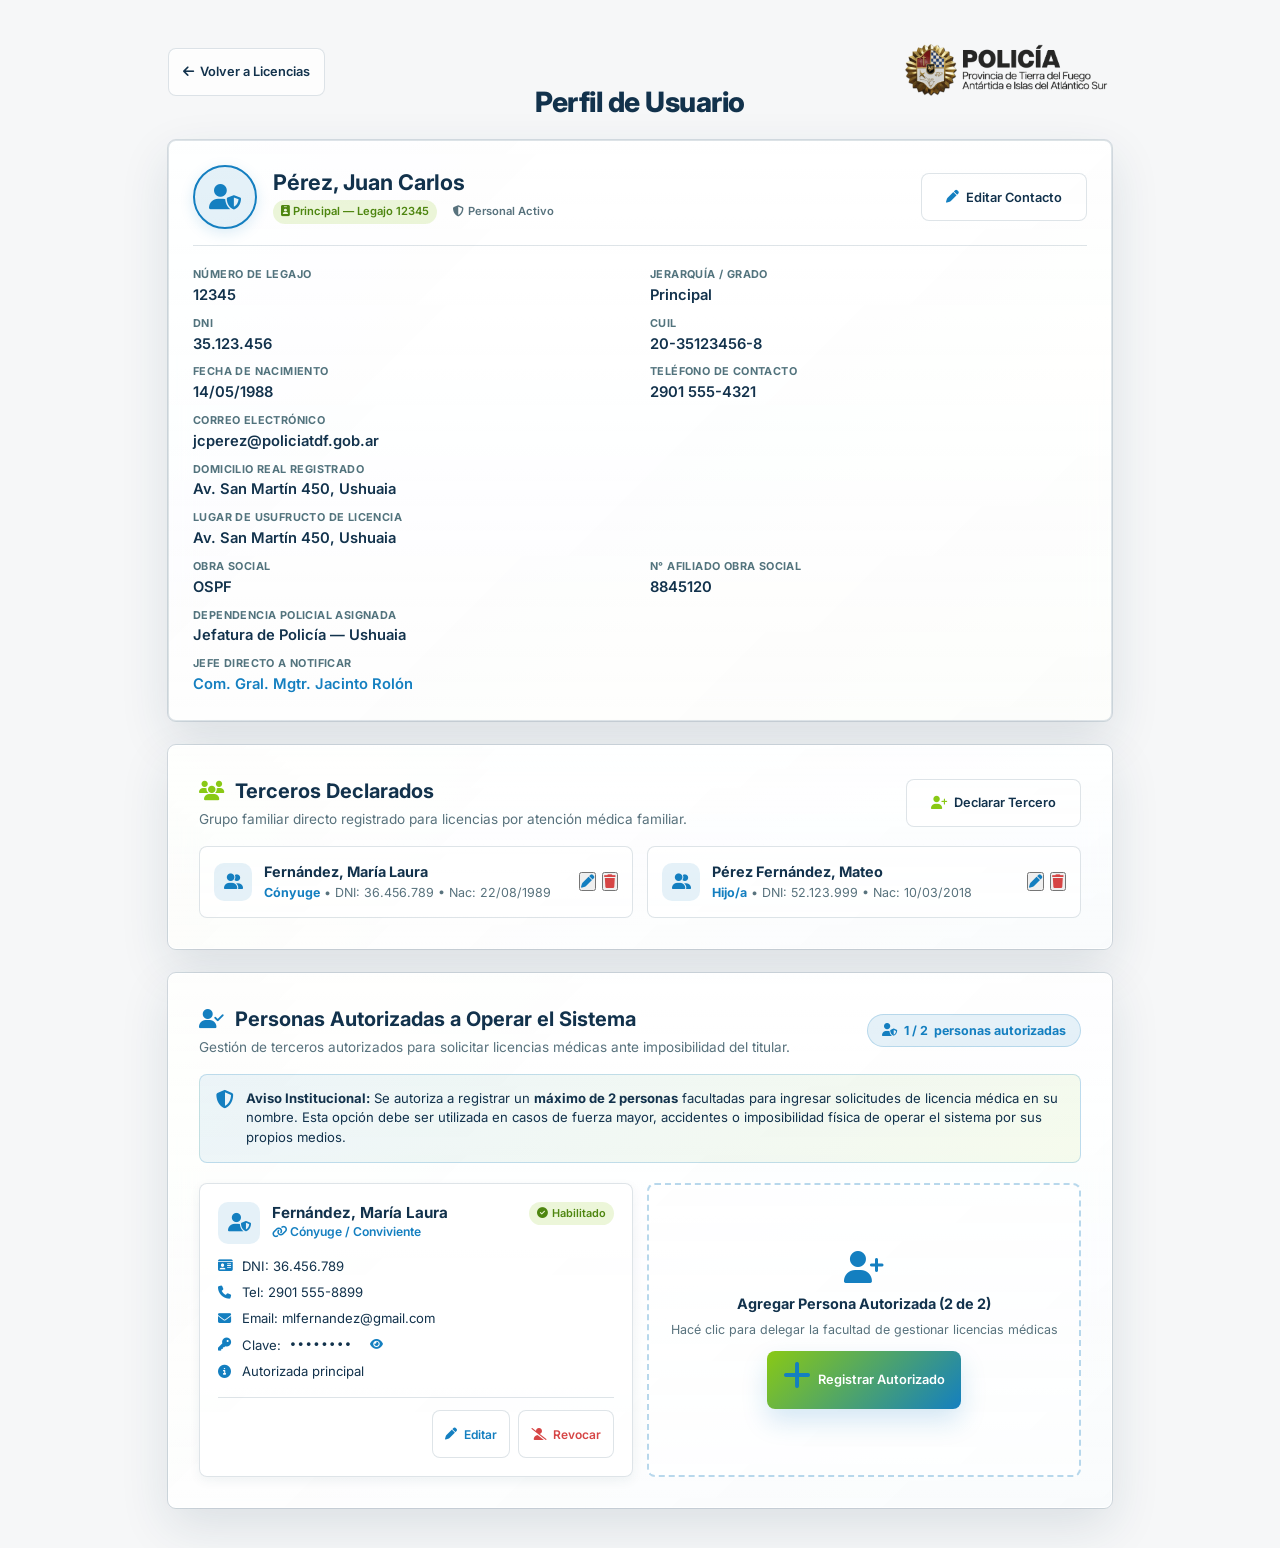
<file: perfil.html>
<!DOCTYPE html>
<html lang="es">

<head>
    <meta charset="UTF-8">
    <meta name="viewport" content="width=device-width, initial-scale=1.0, maximum-scale=1.0, user-scalable=no">
    <title>Perfil de Usuario y Autorizaciones - Policía de Tierra del Fuego</title>

    <!-- Fonts & Icons -->
    <link rel="preconnect" href="https://fonts.googleapis.com">
    <link rel="preconnect" href="https://fonts.gstatic.com" crossorigin>
    <link href="https://fonts.googleapis.com/css2?family=Inter:ital,opsz,wght@0,14..32,100..900;1,14..32,100..900&display=swap" rel="stylesheet">
    <link rel="stylesheet" href="https://cdnjs.cloudflare.com/ajax/libs/font-awesome/6.5.0/css/all.min.css">

    <!-- Custom Styles -->
    <link rel="stylesheet" href="styles.css">
</head>

<body>
    <div class="bg-atm"></div>
    <div class="toast-c" id="toastC"></div>

    <div class="app">
        <!-- HEADER PRINCIPAL -->
        <header class="hdr">
            <div class="hdr-left">
                <a href="index.html" class="btn-s" style="text-decoration:none;gap:6px;padding:8px 14px;font-size:0.8rem" title="Volver al inicio">
                    <i class="fas fa-arrow-left"></i> Volver a Licencias
                </a>
            </div>

            <div class="hdr-center">
                <h1 class="hdr-title">Perfil de Usuario</h1>
            </div>

            <div class="hdr-right">
                <div class="hdr-shield">
                    <img src="img/escudo_oro.png" alt="Policía de Tierra del Fuego" class="shield-img">
                </div>
            </div>
        </header>

        <!-- CARDA HERO: FICHA PRINCIPAL DEL TITULAR -->
        <div class="profile-hero-card">
            <div class="profile-header-top">
                <div class="profile-avatar-group">
                    <div class="profile-avatar-lg">
                        <i class="fas fa-user-shield"></i>
                    </div>
                    <div class="profile-title-group">
                        <h2 id="profNombre">Pérez, Juan Carlos</h2>
                        <div class="profile-subhead">
                            <span class="badge gn" id="profGradoLegajo"><i class="fas fa-id-badge"></i> Principal — Legajo 12345</span>
                            <span class="badge bl"><i class="fas fa-shield-alt"></i> Personal Activo</span>
                        </div>
                    </div>
                </div>
                <button class="btn-s" onclick="openEditContactModal()" style="font-size:0.8rem">
                    <i class="fas fa-pen" style="color:var(--blue)"></i> Editar Contacto
                </button>
            </div>

            <!-- FICHA DETALLADA DE DATOS -->
            <div class="ss-g">
                <div class="sf"><span class="sl">Número de Legajo</span><span class="sv" id="dLegajo">12345</span></div>
                <div class="sf"><span class="sl">Jerarquía / Grado</span><span class="sv" id="dGrado">Principal</span></div>
                <div class="sf"><span class="sl">DNI</span><span class="sv" id="dDni">35.123.456</span></div>
                <div class="sf"><span class="sl">CUIL</span><span class="sv" id="dCuil">20-35123456-8</span></div>
                <div class="sf"><span class="sl">Fecha de Nacimiento</span><span class="sv" id="dFechaNac">14/05/1988</span></div>
                <div class="sf"><span class="sl">Teléfono de Contacto</span><span class="sv" id="dTelefono">2901 555-4321</span></div>
                <div class="sf fu"><span class="sl">Correo Electrónico</span><span class="sv" id="dEmail">jcperez@policiatdf.gob.ar</span></div>
                <div class="sf fu"><span class="sl">Domicilio Real Registrado</span><span class="sv" id="dDomicilio">Av. San Martín 450, Ushuaia</span></div>
                <div class="sf fu"><span class="sl">Lugar de Usufructo de Licencia</span><span class="sv" id="dUsufructo">Av. San Martín 450, Ushuaia</span></div>
                <div class="sf"><span class="sl">Obra Social</span><span class="sv" id="dObraSocial">OSPF</span></div>
                <div class="sf"><span class="sl">N° Afiliado Obra Social</span><span class="sv" id="dNroAfiliado">8845120</span></div>
                <div class="sf fu"><span class="sl">Dependencia Policial Asignada</span><span class="sv" id="dDependencia">Jefatura de Policía — Ushuaia</span></div>
                <div class="sf fu"><span class="sl">Jefe Directo a Notificar</span><span class="sv" id="dJefe" style="color:var(--blue)">Com. Gral. Mgtr. Jacinto Rolón</span></div>
            </div>
        </div>

        <!-- ═══ SECCIÓN 2: TERCEROS DECLARADOS (GRUPO FAMILIAR) ═══ -->
        <div class="card" style="margin-bottom:24px">
            <div class="section-title-flex">
                <div>
                    <h3 class="card-t"><i class="fas fa-users" style="color:var(--accent);margin-right:6px"></i> Terceros Declarados</h3>
                    <p class="card-s" style="margin-bottom:0">Grupo familiar directo registrado para licencias por atención médica familiar.</p>
                </div>
                <button class="btn-s" onclick="openAddThirdModal()" style="font-size:0.8rem">
                    <i class="fas fa-user-plus" style="color:var(--accent)"></i> Declarar Tercero
                </button>
            </div>

            <div id="thirdPartyContainer" class="fgrid" style="gap:14px;margin-top:16px">
                <!-- Se renderizan dinámicamente -->
            </div>
        </div>

        <!-- ═══ SECCIÓN 3: PERSONAS AUTORIZADAS (MÁXIMO 2) ═══ -->
        <div class="card">
            <div class="section-title-flex">
                <div>
                    <h3 class="card-t"><i class="fas fa-user-check" style="color:var(--gold);margin-right:6px"></i> Personas Autorizadas a Operar el Sistema</h3>
                    <p class="card-s" style="margin-bottom:0">Gestión de terceros autorizados para solicitar licencias médicas ante imposibilidad del titular.</p>
                </div>
                <span class="chip-counter" id="authCounterChip">
                    <i class="fas fa-user-shield"></i> <span id="authCountText">0 / 2</span> personas autorizadas
                </span>
            </div>

            <!-- Banner Explicativo -->
            <div class="info-banner">
                <i class="fas fa-shield-alt"></i>
                <p>
                    <strong>Aviso Institucional:</strong> Se autoriza a registrar un <strong>máximo de 2 personas</strong> facultadas para ingresar solicitudes de licencia médica en su nombre. Esta opción debe ser utilizada en casos de fuerza mayor, accidentes o imposibilidad física de operar el sistema por sus propios medios.
                </p>
            </div>

            <!-- Grid de Personas Autorizadas -->
            <div class="auth-grid" id="authGridContainer">
                <!-- Contenido dinámico -->
            </div>
        </div>
    </div>

    <!-- ═══ MODAL EDITAR DATOS DE CONTACTO ═══ -->
    <div class="mod-ov" id="modEditContact">
        <div class="mod-bx">
            <div class="mod-head">
                <h3><i class="fas fa-pen" style="color:var(--gold)"></i> Editar Datos de Contacto</h3>
                <button class="mod-close" onclick="closeEditContactModal()"><i class="fas fa-times"></i></button>
            </div>
            <form onsubmit="saveContactData(event)" style="display:flex;flex-direction:column;gap:12px;text-align:left">
                <div class="fg">
                    <label>Teléfono de Contacto <span class="rq">*</span></label>
                    <input type="tel" id="mTel" required placeholder="Ej: 2901 555-4321">
                </div>
                <div class="fg">
                    <label>Correo Electrónico <span class="rq">*</span></label>
                    <input type="email" id="mEma" required placeholder="ejemplo@policiatdf.gob.ar">
                </div>
                <div class="fg">
                    <label>Domicilio Real <span class="rq">*</span></label>
                    <input type="text" id="mDir" required placeholder="Calle y altura">
                </div>
                <div class="fg">
                    <label>Lugar de Usufructo de Licencia <span class="rq">*</span></label>
                    <input type="text" id="mUsu" required placeholder="Domicilio durante licencia">
                </div>
                <div class="fg">
                    <label>Obra Social <span class="rq">*</span></label>
                    <input type="text" id="mOS" required placeholder="Ej: OSPF">
                </div>
                <div class="fg">
                    <label>N° Afiliado <span class="rq">*</span></label>
                    <input type="text" id="mNAf" required placeholder="Número de carnet">
                </div>
                <div style="display:flex;gap:10px;justify-content:flex-end;margin-top:8px">
                    <button type="button" class="btn-s" onclick="closeEditContactModal()">Cancelar</button>
                    <button type="submit" class="btn-p"><i class="fas fa-save"></i> Guardar Cambios</button>
                </div>
            </form>
        </div>
    </div>

    <!-- ═══ MODAL AGREGAR / EDITAR TERCERO DECLARADO ═══ -->
    <div class="mod-ov" id="modThirdParty">
        <div class="mod-bx">
            <div class="mod-head">
                <h3 id="modThirdTitle"><i class="fas fa-user-plus" style="color:var(--accent)"></i> Declarar Tercero a Cargo</h3>
                <button class="mod-close" onclick="closeThirdPartyModal()"><i class="fas fa-times"></i></button>
            </div>
            <form onsubmit="saveThirdParty(event)" style="display:flex;flex-direction:column;gap:12px;text-align:left">
                <input type="hidden" id="thirdIndex" value="-1">
                <div class="fg">
                    <label>Vínculo / Parentesco <span class="rq">*</span></label>
                    <select id="tpVin" required>
                        <option value="">Seleccionar vínculo</option>
                        <option value="Hijo/a">Hijo/a</option>
                        <option value="Cónyuge">Cónyuge / Conviviente</option>
                        <option value="Padre / Madre">Padre / Madre</option>
                        <option value="Familiar a cargo">Familiar a cargo</option>
                    </select>
                </div>
                <div class="fg">
                    <label>Apellido y Nombre Completo <span class="rq">*</span></label>
                    <input type="text" id="tpNom" required placeholder="Ej: Pérez Fernández, Mateo">
                </div>
                <div class="fg">
                    <label>DNI / Documento <span class="rq">*</span></label>
                    <input type="text" id="tpDni" required placeholder="Ej: 48.123.456">
                </div>
                <div class="fg">
                    <label>Fecha de Nacimiento</label>
                    <input type="date" id="tpFN">
                </div>
                <div class="fg">
                    <label>Obra Social</label>
                    <input type="text" id="tpOS" placeholder="Ej: OSPF">
                </div>
                <div style="display:flex;gap:10px;justify-content:flex-end;margin-top:8px">
                    <button type="button" class="btn-s" onclick="closeThirdPartyModal()">Cancelar</button>
                    <button type="submit" class="btn-p"><i class="fas fa-check"></i> Guardar Tercero</button>
                </div>
            </form>
        </div>
    </div>

    <!-- ═══ MODAL AGREGAR / EDITAR PERSONA AUTORIZADA ═══ -->
    <div class="mod-ov" id="modAuthPerson">
        <div class="mod-bx">
            <div class="mod-head">
                <h3 id="modAuthTitle"><i class="fas fa-user-shield" style="color:var(--gold)"></i> Registrar Persona Autorizada</h3>
                <button class="mod-close" onclick="closeAuthModal()"><i class="fas fa-times"></i></button>
            </div>
            <p style="font-size:0.78rem;color:var(--fg-muted);margin-bottom:12px">
                Esta persona quedará acreditada para presentar licencias médicas a su nombre en caso de indisposición.
            </p>
            <form onsubmit="saveAuthPerson(event)" style="display:flex;flex-direction:column;gap:12px;text-align:left">
                <input type="hidden" id="authIndex" value="-1">
                <div class="fg">
                    <label>Apellido y Nombre Completo <span class="rq">*</span></label>
                    <input type="text" id="apNom" required placeholder="Ej: González, María Elena">
                </div>
                <div class="fg">
                    <label>DNI / Documento <span class="rq">*</span></label>
                    <input type="text" id="apDni" required placeholder="Ej: 32.890.123">
                </div>
                <div class="fg">
                    <label>Teléfono de Contacto <span class="rq">*</span></label>
                    <input type="tel" id="apTel" required placeholder="Ej: 2901 555-9876">
                </div>
                <div class="fg">
                    <label>Correo Electrónico (Acceso al Sistema) <span class="rq">*</span></label>
                    <input type="email" id="apEmail" required placeholder="ejemplo@correo.com">
                </div>
                <div class="fg">
                    <label>Contraseña Asignada <span class="rq">*</span></label>
                    <input type="password" id="apPass" required placeholder="••••••••" minlength="6">
                </div>
                <div class="fg">
                    <label>Relación / Parentesco <span class="rq">*</span></label>
                    <select id="apRel" required>
                        <option value="">Seleccionar vínculo</option>
                        <option value="Cónyuge / Conviviente">Cónyuge / Conviviente</option>
                        <option value="Padre / Madre">Padre / Madre</option>
                        <option value="Hermano/a">Hermano/a</option>
                        <option value="Hijo/a (Mayor de edad)">Hijo/a (Mayor de edad)</option>
                        <option value="Familiar Directo">Familiar Directo</option>
                        <option value="Compañero/a de Fuerza">Compañero/a de Fuerza</option>
                    </select>
                </div>
                <div class="fg">
                    <label>Observaciones / Nota adicional</label>
                    <input type="text" id="apObs" placeholder="Ej: Contacto de emergencia principal">
                </div>
                <div style="display:flex;gap:10px;justify-content:flex-end;margin-top:8px">
                    <button type="button" class="btn-s" onclick="closeAuthModal()">Cancelar</button>
                    <button type="submit" class="btn-p"><i class="fas fa-check-circle"></i> Confirmar Autorización</button>
                </div>
            </form>
        </div>
    </div>

    <!-- SCRIPT DE LOGICA Y PERSISTENCIA -->
    <script>
        /* Datos iniciales del usuario Titular */
        let USER_DATA = {
            legajo: "12345",
            grado: "Principal",
            nombre: "Pérez, Juan Carlos",
            dni: "35.123.456",
            cuil: "20-35123456-8",
            fechaNac: "1988-05-14",
            telefono: "2901 555-4321",
            email: "jcperez@policiatdf.gob.ar",
            domicilio: "Av. San Martín 450, Ushuaia",
            usufructo: "Av. San Martín 450, Ushuaia",
            obraSocial: "OSPF",
            nroAfiliado: "8845120",
            dependencia: "Jefatura de Policía — Ushuaia",
            jefe: "Com. Gral. Mgtr. Jacinto Rolón"
        };

        /* Terceros declarados iniciales */
        let THIRD_PARTIES = [
            { vinculo: "Cónyuge", nombre: "Fernández, María Laura", dni: "36.456.789", fechaNac: "1989-08-22", obraSocial: "OSPF" },
            { vinculo: "Hijo/a", nombre: "Pérez Fernández, Mateo", dni: "52.123.999", fechaNac: "2018-03-10", obraSocial: "OSPF" }
        ];

        /* Personas Autorizadas iniciales (Máximo 2) */
        let AUTHORIZED_PERSONS = [
            {
                nombre: "Fernández, María Laura",
                dni: "36.456.789",
                telefono: "2901 555-8899",
                email: "mlfernandez@gmail.com",
                password: "Clave123456*",
                relacion: "Cónyuge / Conviviente",
                observaciones: "Autorizada principal"
            }
        ];

        /* Carga desde localStorage */
        function loadStorage() {
            try {
                const u = localStorage.getItem('USER_PROFILE_DATA');
                if (u) USER_DATA = { ...USER_DATA, ...JSON.parse(u) };
                
                const t = localStorage.getItem('DECLARED_THIRDPARTIES');
                if (t) THIRD_PARTIES = JSON.parse(t);

                const a = localStorage.getItem('AUTHORIZED_PERSONS');
                if (a) AUTHORIZED_PERSONS = JSON.parse(a);
            } catch(e) {
                console.warn('Error cargando localStorage:', e);
            }
        }

        function saveStorage() {
            try {
                localStorage.setItem('USER_PROFILE_DATA', JSON.stringify(USER_DATA));
                localStorage.setItem('DECLARED_THIRDPARTIES', JSON.stringify(THIRD_PARTIES));
                localStorage.setItem('AUTHORIZED_PERSONS', JSON.stringify(AUTHORIZED_PERSONS));
            } catch(e) {
                console.warn('Error guardando en localStorage:', e);
            }
        }

        /* Renderizar Ficha de Usuario */
        function renderUserProfile() {
            document.getElementById('profNombre').textContent = USER_DATA.nombre;
            document.getElementById('profGradoLegajo').innerHTML = `<i class="fas fa-id-badge"></i> ${USER_DATA.grado} — Legajo ${USER_DATA.legajo}`;
            
            document.getElementById('dLegajo').textContent = USER_DATA.legajo;
            document.getElementById('dGrado').textContent = USER_DATA.grado;
            document.getElementById('dDni').textContent = USER_DATA.dni;
            document.getElementById('dCuil').textContent = USER_DATA.cuil;
            document.getElementById('dFechaNac').textContent = formatDate(USER_DATA.fechaNac);
            document.getElementById('dTelefono').textContent = USER_DATA.telefono;
            document.getElementById('dEmail').textContent = USER_DATA.email;
            document.getElementById('dDomicilio').textContent = USER_DATA.domicilio;
            document.getElementById('dUsufructo').textContent = USER_DATA.usufructo;
            document.getElementById('dObraSocial').textContent = USER_DATA.obraSocial;
            document.getElementById('dNroAfiliado').textContent = USER_DATA.nroAfiliado;
            document.getElementById('dDependencia').textContent = USER_DATA.dependencia;
            document.getElementById('dJefe').textContent = USER_DATA.jefe;
        }

        /* Renderizar Terceros Declarados */
        function renderThirdParties() {
            const c = document.getElementById('thirdPartyContainer');
            c.innerHTML = '';

            if (THIRD_PARTIES.length === 0) {
                c.innerHTML = `<div class="full" style="text-align:center;color:var(--fg-muted);padding:20px">No tenés terceros declarados registrados.</div>`;
                return;
            }

            THIRD_PARTIES.forEach((tp, i) => {
                const card = document.createElement('div');
                card.className = 'tr-i';
                card.style.background = 'rgba(255, 255, 255, 0.72)';
                card.style.border = '1px solid var(--border)';
                card.style.borderRadius = 'var(--radius)';
                card.style.padding = '14px';
                card.style.justifyContent = 'space-between';
                card.innerHTML = `
                    <div style="display:flex;align-items:center;gap:12px">
                        <div class="tr-ic g"><i class="fas fa-user-friends"></i></div>
                        <div>
                            <h4 style="font-size:0.9rem;font-weight:700;color:var(--fg)">${esc(tp.nombre)}</h4>
                            <p style="font-size:0.78rem;color:var(--fg-muted)">
                                <strong style="color:var(--blue)">${esc(tp.vinculo)}</strong> • DNI: ${esc(tp.dni)} ${tp.fechaNac ? '• Nac: ' + formatDate(tp.fechaNac) : ''}
                            </p>
                        </div>
                    </div>
                    <div style="display:flex;gap:6px">
                        <button class="fi-rm" onclick="openEditThirdModal(${i})" title="Editar" style="color:var(--blue)"><i class="fas fa-pen"></i></button>
                        <button class="fi-rm" onclick="removeThirdParty(${i})" title="Eliminar" style="color:var(--danger)"><i class="fas fa-trash"></i></button>
                    </div>
                `;
                c.appendChild(card);
            });
        }

        /* Renderizar Personas Autorizadas */
        function renderAuthorizedPersons() {
            const container = document.getElementById('authGridContainer');
            const chip = document.getElementById('authCounterChip');
            const text = document.getElementById('authCountText');

            const count = AUTHORIZED_PERSONS.length;
            text.textContent = `${count} / 2`;

            if (count >= 2) {
                chip.classList.add('full');
            } else {
                chip.classList.remove('full');
            }

            container.innerHTML = '';

            // Render tarjetas existentes
            AUTHORIZED_PERSONS.forEach((ap, idx) => {
                const card = document.createElement('div');
                card.className = 'auth-card';
                card.innerHTML = `
                    <div>
                        <div class="auth-card-head">
                            <div style="display:flex;align-items:center;gap:12px">
                                <div class="auth-avatar"><i class="fas fa-user-shield"></i></div>
                                <div>
                                    <div class="auth-name">${esc(ap.nombre)}</div>
                                    <div class="auth-rel"><i class="fas fa-link"></i> ${esc(ap.relacion)}</div>
                                </div>
                            </div>
                            <span class="badge gn" style="font-size:0.68rem"><i class="fas fa-check-circle"></i> Habilitado</span>
                        </div>
                        <div class="auth-card-body">
                            <div><i class="fas fa-id-card" style="color:var(--blue);width:16px"></i> DNI: ${esc(ap.dni)}</div>
                            <div><i class="fas fa-phone" style="color:var(--blue);width:16px"></i> Tel: ${esc(ap.telefono)}</div>
                            <div><i class="fas fa-envelope" style="color:var(--blue);width:16px"></i> Email: ${esc(ap.email || 'No informado')}</div>
                            <div style="align-items:center"><i class="fas fa-key" style="color:var(--blue);width:16px"></i> Clave: <span id="passMask_${idx}" style="font-family:monospace;font-weight:700">••••••••</span> 
                                <button type="button" class="eb" onclick="togglePassVisibility(${idx})" style="padding:2px 6px;font-size:0.72rem;margin-left:4px" title="Ver / Ocultar Contraseña">
                                    <i class="fas fa-eye" id="passEye_${idx}"></i>
                                </button>
                            </div>
                            ${ap.observaciones ? `<div><i class="fas fa-info-circle" style="color:var(--blue);width:16px"></i> ${esc(ap.observaciones)}</div>` : ''}
                        </div>
                    </div>
                    <div class="auth-card-actions">
                        <button class="btn-s" onclick="openEditAuthModal(${idx})" style="padding:6px 12px;font-size:0.75rem;color:var(--blue)">
                            <i class="fas fa-pen"></i> Editar
                        </button>
                        <button class="btn-s" onclick="removeAuthPerson(${idx})" style="padding:6px 12px;font-size:0.75rem;color:var(--danger)">
                            <i class="fas fa-user-slash"></i> Revocar
                        </button>
                    </div>
                `;
                container.appendChild(card);
            });

            // Si hay menos de 2, mostrar slot disponible
            if (count < 2) {
                const emptySlot = document.createElement('div');
                emptySlot.className = 'auth-empty-slot';
                emptySlot.onclick = openAddAuthModal;
                emptySlot.style.cursor = 'pointer';
                emptySlot.innerHTML = `
                    <i class="fas fa-user-plus"></i>
                    <h4>Agregar Persona Autorizada (${count + 1} de 2)</h4>
                    <p>Hacé clic para delegar la facultad de gestionar licencias médicas</p>
                    <button class="btn-p" style="padding:8px 16px;font-size:0.8rem">
                        <i class="fas fa-plus"></i> Registrar Autorizado
                    </button>
                `;
                container.appendChild(emptySlot);
            }
        }

        /* Toggle visualización contraseña autorizados */
        function togglePassVisibility(idx) {
            const ap = AUTHORIZED_PERSONS[idx];
            if (!ap) return;
            const mask = document.getElementById(`passMask_${idx}`);
            const eye = document.getElementById(`passEye_${idx}`);
            if (!mask || !eye) return;

            if (mask.textContent === '••••••••') {
                mask.textContent = ap.password || '(Sin clave)';
                eye.className = 'fas fa-eye-slash';
            } else {
                mask.textContent = '••••••••';
                eye.className = 'fas fa-eye';
            }
        }

        /* ═══ HANDLERS EDICIÓN DE CONTACTO ═══ */
        function openEditContactModal() {
            document.getElementById('mTel').value = USER_DATA.telefono;
            document.getElementById('mEma').value = USER_DATA.email;
            document.getElementById('mDir').value = USER_DATA.domicilio;
            document.getElementById('mUsu').value = USER_DATA.usufructo;
            document.getElementById('mOS').value = USER_DATA.obraSocial;
            document.getElementById('mNAf').value = USER_DATA.nroAfiliado;
            document.getElementById('modEditContact').classList.add('vis');
        }

        function closeEditContactModal() {
            document.getElementById('modEditContact').classList.remove('vis');
        }

        function saveContactData(e) {
            e.preventDefault();
            USER_DATA.telefono = document.getElementById('mTel').value.trim();
            USER_DATA.email = document.getElementById('mEma').value.trim();
            USER_DATA.domicilio = document.getElementById('mDir').value.trim();
            USER_DATA.usufructo = document.getElementById('mUsu').value.trim();
            USER_DATA.obraSocial = document.getElementById('mOS').value.trim();
            USER_DATA.nroAfiliado = document.getElementById('mNAf').value.trim();
            
            saveStorage();
            renderUserProfile();
            closeEditContactModal();
            toast('Datos de contacto actualizados correctamente', 'ok');
        }

        /* ═══ HANDLERS TERCEROS DECLARADOS ═══ */
        function openAddThirdModal() {
            document.getElementById('modThirdTitle').innerHTML = `<i class="fas fa-user-plus" style="color:var(--accent)"></i> Declarar Tercero a Cargo`;
            document.getElementById('thirdIndex').value = "-1";
            document.getElementById('tpVin').value = "";
            document.getElementById('tpNom').value = "";
            document.getElementById('tpDni').value = "";
            document.getElementById('tpFN').value = "";
            document.getElementById('tpOS').value = USER_DATA.obraSocial || "OSPF";
            document.getElementById('modThirdParty').classList.add('vis');
        }

        function openEditThirdModal(idx) {
            const tp = THIRD_PARTIES[idx];
            if (!tp) return;
            document.getElementById('modThirdTitle').innerHTML = `<i class="fas fa-pen" style="color:var(--accent)"></i> Editar Tercero Declarado`;
            document.getElementById('thirdIndex').value = idx;
            document.getElementById('tpVin').value = tp.vinculo;
            document.getElementById('tpNom').value = tp.nombre;
            document.getElementById('tpDni').value = tp.dni;
            document.getElementById('tpFN').value = tp.fechaNac || "";
            document.getElementById('tpOS').value = tp.obraSocial || "";
            document.getElementById('modThirdParty').classList.add('vis');
        }

        function closeThirdPartyModal() {
            document.getElementById('modThirdParty').classList.remove('vis');
        }

        function saveThirdParty(e) {
            e.preventDefault();
            const idx = parseInt(document.getElementById('thirdIndex').value);
            const data = {
                vinculo: document.getElementById('tpVin').value,
                nombre: document.getElementById('tpNom').value.trim(),
                dni: document.getElementById('tpDni').value.trim(),
                fechaNac: document.getElementById('tpFN').value,
                obraSocial: document.getElementById('tpOS').value.trim()
            };

            if (idx === -1) {
                THIRD_PARTIES.push(data);
                toast('Tercero declarado agregado con éxito', 'ok');
            } else {
                THIRD_PARTIES[idx] = data;
                toast('Tercero declarado actualizado', 'ok');
            }

            saveStorage();
            renderThirdParties();
            closeThirdPartyModal();
        }

        function removeThirdParty(idx) {
            if (confirm('¿Confirmás eliminar este tercero declarado?')) {
                THIRD_PARTIES.splice(idx, 1);
                saveStorage();
                renderThirdParties();
                toast('Tercero eliminado', 'in');
            }
        }

        /* ═══ HANDLERS PERSONAS AUTORIZADAS (RESTRICCIÓN MÁXIMO 2) ═══ */
        function openAddAuthModal() {
            // Validar límite estricto de 2
            if (AUTHORIZED_PERSONS.length >= 2) {
                toast('Límite alcanzado: Únicamente podés registrar hasta 2 personas autorizadas', 'er');
                return;
            }
            document.getElementById('modAuthTitle').innerHTML = `<i class="fas fa-user-shield" style="color:var(--blue)"></i> Registrar Persona Autorizada`;
            document.getElementById('authIndex').value = "-1";
            document.getElementById('apNom').value = "";
            document.getElementById('apDni').value = "";
            document.getElementById('apTel').value = "";
            document.getElementById('apEmail').value = "";
            document.getElementById('apPass').value = "";
            document.getElementById('apRel').value = "";
            document.getElementById('apObs').value = "";
            document.getElementById('modAuthPerson').classList.add('vis');
        }

        function openEditAuthModal(idx) {
            const ap = AUTHORIZED_PERSONS[idx];
            if (!ap) return;
            document.getElementById('modAuthTitle').innerHTML = `<i class="fas fa-pen" style="color:var(--blue)"></i> Editar Persona Autorizada`;
            document.getElementById('authIndex').value = idx;
            document.getElementById('apNom').value = ap.nombre;
            document.getElementById('apDni').value = ap.dni;
            document.getElementById('apTel').value = ap.telefono;
            document.getElementById('apEmail').value = ap.email || "";
            document.getElementById('apPass').value = ap.password || "";
            document.getElementById('apRel').value = ap.relacion;
            document.getElementById('apObs').value = ap.observaciones || "";
            document.getElementById('modAuthPerson').classList.add('vis');
        }

        function closeAuthModal() {
            document.getElementById('modAuthPerson').classList.remove('vis');
        }

        function saveAuthPerson(e) {
            e.preventDefault();
            const idx = parseInt(document.getElementById('authIndex').value);
            
            // Si es un alta nueva y ya se llegó al límite
            if (idx === -1 && AUTHORIZED_PERSONS.length >= 2) {
                toast('No podés agregar más de 2 personas autorizadas', 'er');
                closeAuthModal();
                return;
            }

            const data = {
                nombre: document.getElementById('apNom').value.trim(),
                dni: document.getElementById('apDni').value.trim(),
                telefono: document.getElementById('apTel').value.trim(),
                email: document.getElementById('apEmail').value.trim(),
                password: document.getElementById('apPass').value,
                relacion: document.getElementById('apRel').value,
                observaciones: document.getElementById('apObs').value.trim()
            };

            if (idx === -1) {
                AUTHORIZED_PERSONS.push(data);
                toast('Persona autorizada registrada con credenciales de acceso', 'ok');
            } else {
                AUTHORIZED_PERSONS[idx] = data;
                toast('Datos y credenciales de persona autorizada actualizados', 'ok');
            }

            saveStorage();
            renderAuthorizedPersons();
            closeAuthModal();
        }

        function removeAuthPerson(idx) {
            if (confirm('¿Confirmás revocar la autorización para esta persona?')) {
                AUTHORIZED_PERSONS.splice(idx, 1);
                saveStorage();
                renderAuthorizedPersons();
                toast('Autorización revocada correctamente', 'in');
            }
        }

        /* Utilidades */
        function formatDate(str) {
            if (!str) return 'No informada';
            const parts = str.split('-');
            if (parts.length === 3) return `${parts[2]}/${parts[1]}/${parts[0]}`;
            return str;
        }

        function esc(s) {
            if (!s) return '';
            const d = document.createElement('div');
            d.textContent = s;
            return d.innerHTML;
        }

        function toast(msg, type) {
            const c = document.getElementById('toastC');
            const ic = { ok: 'fa-check-circle', er: 'fa-exclamation-triangle', in: 'fa-info-circle' };
            const t = document.createElement('div');
            t.className = 'toast ' + type;
            t.innerHTML = '<i class="fas ' + (ic[type] || ic.in) + '"></i> ' + msg;
            c.appendChild(t);
            setTimeout(() => {
                t.style.animation = 'tO .3s ease forwards';
                setTimeout(() => t.remove(), 300);
            }, 3500);
        }

        /* Inicializar */
        document.addEventListener('DOMContentLoaded', () => {
            loadStorage();
            renderUserProfile();
            renderThirdParties();
            renderAuthorizedPersons();
        });
    </script>
</body>

</html>
</file>
<file: styles.css>
:root {
    --bg: #080d0b;
    --bg-card: #111c16;
    --bg-input: #0b1410;
    --fg: #e2ece6;
    --fg-muted: #6d9480;
    --fg-dim: #3d5e4e;
    --accent: #2dd4a0;
    --accent-hover: #5eead4;
    --accent-glow: rgba(45, 212, 160, .12);
    --accent-soft: rgba(45, 212, 160, .06);
    --gold: #d4a72d;
    --gold-soft: rgba(212, 167, 45, .08);
    --gold-border: rgba(212, 167, 45, .2);
    --danger: #ef4444;
    --danger-soft: rgba(239, 68, 68, .1);
    --warning: #f59e0b;
    --warning-soft: rgba(245, 158, 11, .08);
    --border: #1a2e24;
    --radius: 14px;
    --radius-sm: 10px;
    --radius-lg: 18px;
    --shadow: 0 2px 16px rgba(0, 0, 0, .3);
    --tr: .25s cubic-bezier(.4, 0, .2, 1);
    --safe-b: env(safe-area-inset-bottom, 0px);
}

*,
*::before,
*::after {
    box-sizing: border-box;
    margin: 0;
    padding: 0
}

html {
    font-size: 16px;
    -webkit-tap-highlight-color: transparent
}

body {
    font-family: 'Inter', sans-serif;
    background: var(--bg);
    color: var(--fg);
    min-height: 100dvh;
    overflow-x: hidden;
    line-height: 1.55
}

.bg-atm {
    position: fixed;
    inset: 0;
    z-index: 0;
    pointer-events: none
}

.bg-atm::before {
    content: '';
    position: absolute;
    top: -20%;
    left: -15%;
    width: 400px;
    height: 400px;
    background: radial-gradient(circle, rgba(45, 212, 160, .05) 0%, transparent 70%);
    animation: b1 20s ease-in-out infinite
}

.bg-atm::after {
    content: '';
    position: absolute;
    bottom: -15%;
    right: -15%;
    width: 350px;
    height: 350px;
    background: radial-gradient(circle, rgba(212, 167, 45, .03) 0%, transparent 70%);
    animation: b2 26s ease-in-out infinite
}

@keyframes b1 {

    0%,
    100% {
        transform: translate(0, 0) scale(1)
    }

    50% {
        transform: translate(50px, 40px) scale(1.08)
    }
}

@keyframes b2 {

    0%,
    100% {
        transform: translate(0, 0)
    }

    50% {
        transform: translate(-40px, -50px) scale(1.1)
    }
}

.app {
    position: relative;
    z-index: 1;
    max-width: 960px;
    margin: 0 auto;
    padding: 0 16px 100px
}

/* Header */
.hdr {
    display: flex;
    align-items: center;
    justify-content: space-between;
    padding: 16px 0;
    margin-bottom: 24px;
    width: 100%;
    position: relative;
}

.hdr-left {
    display: flex;
    align-items: center;
    justify-content: flex-start;
    z-index: 2;
}

.hdr-center {
    position: absolute;
    left: 50%;
    transform: translateX(-50%);
    display: flex;
    align-items: center;
    justify-content: center;
    text-align: center;
    z-index: 1;
    pointer-events: none;
}

.hdr-center .hdr-title {
    font-family: 'Inter', sans-serif;
    font-size: 1.75rem;
    font-weight: 800;
    color: #ffffff;
    margin: 0;
    line-height: 1;
    letter-spacing: -.5px;
    white-space: nowrap;
    pointer-events: auto;
}

.hdr-right {
    display: flex;
    align-items: center;
    justify-content: flex-end;
    margin-left: auto;
    z-index: 2;
}

.hdr-shield {
    display: flex;
    align-items: center;
    justify-content: flex-start;
}

.shield-img {
    height: 48px;
    width: auto;
    object-fit: contain;
    display: block;
}

@media(max-width: 720px) {
    .hdr {
        position: sticky;
        top: 0;
        z-index: 100;
        background: rgba(8, 13, 11, .95);
        backdrop-filter: blur(16px);
        -webkit-backdrop-filter: blur(16px);
        padding: 10px 16px;
        margin: 0 -16px 16px -16px;
        border-bottom: 1px solid var(--border);
    }

    .hdr-shield {
        width: 38px;
        height: 38px;
        overflow: hidden;
        display: flex;
        align-items: center;
        justify-content: flex-start;
        border-radius: 8px;
        flex-shrink: 0;
    }

    .hdr-shield .shield-img {
        height: 38px !important;
        width: auto !important;
        max-width: none !important;
    }

    .hdr-center .hdr-title {
        font-size: 1.25rem;
        color: #ffffff;
        letter-spacing: -.3px;
    }

    .prog-bar {
        top: 58px;
    }
}

@media(max-width: 440px) {
    .hdr-shield {
        width: 34px;
        height: 34px;
    }

    .hdr-shield .shield-img {
        height: 34px !important;
    }

    .hdr-center .hdr-title {
        font-size: 1.1rem;
    }
}

/* El tema claro necesita un título oscuro; la regla base lo dejaba blanco. */
.hdr-center .hdr-title {
    color: var(--fg);
}

/* Barra progreso mobile */
.prog-bar {
    position: sticky;
    top: 0;
    z-index: 50;
    background: rgba(8, 13, 11, .94);
    backdrop-filter: blur(12px);
    -webkit-backdrop-filter: blur(12px);
    border-bottom: 1px solid var(--border);
    padding: 10px 16px;
    margin: 0 -16px 16px
}

.prog-top {
    display: flex;
    align-items: center;
    justify-content: space-between;
    margin-bottom: 8px
}

.prog-step {
    font-size: .78rem;
    font-weight: 600;
    color: var(--accent);
    display: flex;
    align-items: center;
    gap: 6px
}

.prog-step i {
    font-size: .7rem
}

.prog-total {
    font-size: .72rem;
    color: var(--fg-dim);
    font-weight: 500
}

.prog-track {
    width: 100%;
    height: 4px;
    background: var(--border);
    border-radius: 2px;
    overflow: hidden
}

.prog-fill {
    height: 100%;
    background: linear-gradient(90deg, var(--accent), #0d9466);
    border-radius: 2px;
    transition: width .4s ease
}

/* Stepper desktop */
.stepper {
    display: none;
    align-items: flex-start;
    justify-content: center;
    margin-bottom: 24px;
    padding: 0 4px
}

.st-i {
    display: flex;
    flex-direction: column;
    align-items: center;
    flex: 0 0 auto;
    z-index: 2
}

.st-c {
    width: 34px;
    height: 34px;
    border-radius: 50%;
    background: var(--bg-card);
    border: 2px solid var(--border);
    display: flex;
    align-items: center;
    justify-content: center;
    font-family: 'Inter', sans-serif;
    font-weight: 700;
    font-size: .75rem;
    color: var(--fg-dim);
    transition: var(--tr)
}

.st-c i {
    font-size: .65rem
}

.st-l {
    font-size: .58rem;
    color: var(--fg-dim);
    margin-top: 5px;
    text-align: center;
    max-width: 72px;
    line-height: 1.2;
    font-weight: 500;
    transition: var(--tr)
}

.st-ln {
    width: 32px;
    height: 2px;
    background: var(--border);
    margin-top: 16px;
    transition: var(--tr);
    flex-shrink: 0
}

.st-i.act .st-c {
    border-color: var(--accent);
    background: var(--accent-glow);
    color: var(--accent);
    box-shadow: 0 0 14px rgba(45, 212, 160, .18)
}

.st-i.act .st-l {
    color: var(--accent)
}

.st-i.done .st-c {
    border-color: var(--accent);
    background: var(--accent);
    color: #fff
}

.st-i.done .st-l {
    color: var(--fg-muted)
}

.st-ln.done {
    background: var(--accent)
}

.st-i.hid {
    display: none !important
}

.st-ln.hid {
    display: none !important
}

@media(min-width:768px) {
    .prog-bar {
        display: none
    }

    .stepper {
        display: flex
    }

    .app {
        padding-bottom: 40px
    }
}

/* Paneles */
.panel {
    display: none;
    animation: fu .35s ease
}

.panel.act {
    display: block
}

@keyframes fu {
    from {
        opacity: 0;
        transform: translateY(10px)
    }

    to {
        opacity: 1;
        transform: translateY(0)
    }
}

.card {
    background: var(--bg-card);
    border: 1px solid var(--border);
    border-radius: var(--radius-lg);
    padding: 20px 18px;
    box-shadow: var(--shadow)
}

.card-t {
    font-family: 'Inter', sans-serif;
    font-size: 1.1rem;
    font-weight: 700;
    margin-bottom: 2px
}

.card-s {
    color: var(--fg-muted);
    font-size: .8rem;
    margin-bottom: 20px
}

@media(min-width:768px) {
    .card {
        padding: 28px 30px
    }

    .card-t {
        font-size: 1.25rem
    }

    .card-s {
        font-size: .85rem;
        margin-bottom: 24px
    }
}

/* Formularios */
.fg {
    display: flex;
    flex-direction: column;
    gap: 5px;
    margin-bottom: 14px
}

.fg label {
    font-size: .76rem;
    font-weight: 500;
    color: var(--fg-muted);
    display: flex;
    align-items: center;
    gap: 3px
}

.fg label .rq {
    color: var(--danger);
    font-size: .85rem
}

.fg input,
.fg select,
.fg textarea {
    background: var(--bg-input);
    border: 1.5px solid var(--border);
    border-radius: var(--radius-sm);
    padding: 12px 14px;
    color: var(--fg);
    font-family: 'Inter', sans-serif;
    font-size: .92rem;
    transition: var(--tr);
    outline: none;
    width: 100%;
    -webkit-appearance: none;
    -moz-appearance: none;
    appearance: none;
}

.fg input::placeholder,
.fg textarea::placeholder {
    color: var(--fg-dim)
}

.fg input:focus,
.fg select:focus,
.fg textarea:focus {
    border-color: var(--accent);
    box-shadow: 0 0 0 3px var(--accent-glow)
}

.fg input.err,
.fg select.err {
    border-color: var(--danger);
    box-shadow: 0 0 0 3px var(--danger-soft)
}

.fg .em {
    font-size: .7rem;
    color: var(--danger);
    display: none;
    align-items: center;
    gap: 3px;
    margin-top: 1px
}

.fg .em.vis {
    display: flex
}

.fg textarea {
    resize: vertical;
    min-height: 72px
}

.fg select {
    cursor: pointer;
    background-image: url("data:image/svg+xml,%3Csvg xmlns='http://www.w3.org/2000/svg' width='12' height='12' viewBox='0 0 12 12'%3E%3Cpath fill='%236d9480' d='M6 8L1 3h10z'/%3E%3C/svg%3E");
    background-repeat: no-repeat;
    background-position: right 14px center;
    padding-right: 36px
}

.fgrid {
    display: grid;
    grid-template-columns: 1fr;
    gap: 0
}

@media(min-width:768px) {
    .fgrid {
        grid-template-columns: 1fr 1fr;
        gap: 0 18px
    }

    .fgrid .full {
        grid-column: 1/-1
    }
}

/* Jefe */
.jefe-box {
    display: flex;
    align-items: center;
    gap: 10px;
    padding: 12px 14px;
    background: var(--gold-soft);
    border: 1.5px solid var(--gold-border);
    border-radius: var(--radius-sm);
    margin-top: 6px;
    animation: fu .3s ease
}

.jefe-box .jb-i {
    width: 34px;
    height: 34px;
    border-radius: 8px;
    background: rgba(212, 167, 45, .12);
    color: var(--gold);
    display: flex;
    align-items: center;
    justify-content: center;
    font-size: .85rem;
    flex-shrink: 0
}

.jefe-box .jb-n {
    flex: 1;
    min-width: 0
}

.jefe-box .jb-lb {
    font-size: .65rem;
    color: var(--fg-dim);
    text-transform: uppercase;
    letter-spacing: .4px;
    font-weight: 600
}

.jefe-box .jb-nm {
    font-size: .84rem;
    color: var(--gold);
    font-weight: 600
}

.jefe-box .jb-dp {
    font-size: .7rem;
    color: var(--fg-muted);
    white-space: nowrap;
    overflow: hidden;
    text-overflow: ellipsis
}

/* Toggle */
.tg {
    display: flex;
    flex-direction: column;
    gap: 10px
}

.tr {
    display: flex;
    align-items: center;
    justify-content: space-between;
    padding: 14px;
    background: var(--bg-input);
    border: 1.5px solid var(--border);
    border-radius: var(--radius);
    transition: var(--tr);
    cursor: pointer;
    min-height: 54px
}

.tr:active {
    transform: scale(.98)
}

.tr.sel {
    border-color: var(--accent);
    background: var(--accent-soft)
}

.tr-i {
    display: flex;
    align-items: center;
    gap: 12px;
    min-width: 0
}

.tr-ic {
    width: 38px;
    height: 38px;
    border-radius: 10px;
    display: flex;
    align-items: center;
    justify-content: center;
    font-size: .95rem;
    flex-shrink: 0
}

.tr-ic.g {
    background: rgba(45, 212, 160, .1);
    color: var(--accent)
}

.tr-ic.a {
    background: var(--warning-soft);
    color: var(--warning)
}

.tr-tx h4 {
    font-size: .88rem;
    font-weight: 600;
    line-height: 1.2
}

.tr-tx p {
    font-size: .7rem;
    color: var(--fg-muted);
    margin-top: 1px
}

.sw {
    width: 44px;
    height: 24px;
    background: var(--border);
    border-radius: 12px;
    position: relative;
    transition: var(--tr);
    flex-shrink: 0
}

.sw::after {
    content: '';
    position: absolute;
    top: 3px;
    left: 3px;
    width: 18px;
    height: 18px;
    background: var(--fg-dim);
    border-radius: 50%;
    transition: var(--tr)
}

.tr.sel .sw {
    background: var(--accent)
}

.tr.sel .sw::after {
    left: 23px;
    background: #fff
}

/* Radio cards */
.rc-g {
    display: grid;
    grid-template-columns: 1fr 1fr;
    gap: 10px
}

.rc {
    padding: 16px 12px;
    background: var(--bg-input);
    border: 1.5px solid var(--border);
    border-radius: var(--radius);
    cursor: pointer;
    transition: var(--tr);
    text-align: center;
    min-height: 90px;
    display: flex;
    flex-direction: column;
    align-items: center;
    justify-content: center
}

.rc:active {
    transform: scale(.97)
}

.rc.sel {
    border-color: var(--accent);
    background: var(--accent-soft)
}

.rc .rc-i {
    font-size: 1.4rem;
    margin-bottom: 7px;
    color: var(--fg-dim);
    transition: var(--tr)
}

.rc.sel .rc-i {
    color: var(--accent)
}

.rc h4 {
    font-size: .85rem;
    font-weight: 600;
    margin-bottom: 2px
}

.rc p {
    font-size: .68rem;
    color: var(--fg-muted);
    line-height: 1.3
}

/* Checkbox */
.chk {
    display: flex;
    align-items: center;
    gap: 10px;
    padding: 13px 14px;
    background: var(--bg-input);
    border: 1.5px solid var(--border);
    border-radius: var(--radius-sm);
    cursor: pointer;
    transition: var(--tr);
    margin-top: 10px;
    min-height: 50px
}

.chk:active {
    transform: scale(.98)
}

.chk.ck {
    border-color: var(--accent);
    background: var(--accent-soft)
}

.ck-b {
    width: 20px;
    height: 20px;
    border: 2px solid var(--border);
    border-radius: 5px;
    display: flex;
    align-items: center;
    justify-content: center;
    transition: var(--tr);
    flex-shrink: 0
}

.ck-b i {
    font-size: .55rem;
    color: #fff;
    opacity: 0;
    transform: scale(0);
    transition: var(--tr)
}

.chk.ck .ck-b {
    background: var(--accent);
    border-color: var(--accent)
}

.chk.ck .ck-b i {
    opacity: 1;
    transform: scale(1)
}

.chk span {
    font-size: .84rem;
    color: var(--fg-muted);
    transition: var(--tr)
}

.chk.ck span {
    color: var(--fg)
}

/* Condicional */
.cond {
    overflow: hidden;
    max-height: 0;
    opacity: 0;
    transition: max-height .4s ease, opacity .3s ease, margin .3s ease;
    margin-top: 0
}

.cond.vis {
    max-height: 200px;
    opacity: 1;
    margin-top: 14px
}

/* Upload */
.uz {
    border: 2px dashed var(--border);
    border-radius: var(--radius);
    padding: 24px 14px;
    text-align: center;
    cursor: pointer;
    transition: var(--tr);
    background: var(--bg-input)
}

.uz:active {
    transform: scale(.98)
}

.uz:hover,
.uz.dov {
    border-color: var(--accent);
    background: var(--accent-soft)
}

.uz .uz-i {
    font-size: 1.6rem;
    color: var(--fg-dim);
    margin-bottom: 8px;
    transition: var(--tr)
}

.uz:hover .uz-i {
    color: var(--accent)
}

.uz h4 {
    font-size: .85rem;
    font-weight: 600;
    margin-bottom: 2px
}

.uz p {
    font-size: .73rem;
    color: var(--fg-muted)
}

.uz input {
    display: none
}

.fl-l {
    margin-top: 12px;
    display: flex;
    flex-direction: column;
    gap: 8px
}

.fl-i {
    display: flex;
    align-items: center;
    gap: 10px;
    padding: 10px 12px;
    background: var(--bg-input);
    border: 1px solid var(--border);
    border-radius: var(--radius-sm);
    animation: fu .3s ease
}

.fl-i .fi-ic {
    width: 32px;
    height: 32px;
    border-radius: 7px;
    background: var(--accent-soft);
    color: var(--accent);
    display: flex;
    align-items: center;
    justify-content: center;
    font-size: .8rem;
    flex-shrink: 0
}

.fl-i .fi-n {
    flex: 1;
    min-width: 0
}

.fl-i .fi-nm {
    font-size: .8rem;
    font-weight: 500;
    white-space: nowrap;
    overflow: hidden;
    text-overflow: ellipsis
}

.fl-i .fi-sz {
    font-size: .67rem;
    color: var(--fg-muted)
}

.fl-i .fi-rm {
    width: 32px;
    height: 32px;
    border-radius: 7px;
    border: none;
    background: var(--danger-soft);
    color: var(--danger);
    cursor: pointer;
    display: flex;
    align-items: center;
    justify-content: center;
    font-size: .7rem;
    transition: var(--tr);
    flex-shrink: 0
}

.fl-i .fi-rm:active {
    transform: scale(.9)
}

.um {
    display: flex;
    flex-direction: column;
    gap: 16px
}

.us-t {
    font-size: .82rem;
    font-weight: 600;
    color: var(--fg);
    display: flex;
    align-items: center;
    gap: 6px;
    margin-bottom: 4px
}

.us-t i {
    color: var(--accent);
    font-size: .78rem
}

/* Resumen */
.ss {
    border: 1px solid var(--border);
    border-radius: var(--radius);
    margin-bottom: 10px;
    overflow: hidden
}

.ss-h {
    display: flex;
    align-items: center;
    justify-content: space-between;
    padding: 12px 14px;
    background: var(--bg-input);
    cursor: pointer;
    transition: var(--tr);
    min-height: 48px
}

.ss-h:active {
    background: var(--accent-soft)
}

.ss-h h4 {
    font-size: .82rem;
    font-weight: 600;
    display: flex;
    align-items: center;
    gap: 6px
}

.ss-h h4 i {
    color: var(--accent);
    font-size: .78rem
}

.eb {
    font-size: .72rem;
    color: var(--accent);
    background: none;
    border: none;
    cursor: pointer;
    font-family: 'Inter', sans-serif;
    font-weight: 600;
    display: flex;
    align-items: center;
    gap: 4px;
    transition: var(--tr);
    padding: 6px 10px;
    border-radius: 6px
}

.eb:active {
    background: var(--accent-soft)
}

.ss-b {
    padding: 12px 14px
}

.ss-g {
    display: grid;
    grid-template-columns: 1fr;
    gap: 8px
}

@media(min-width:768px) {
    .ss-g {
        grid-template-columns: 1fr 1fr;
        gap: 8px 20px
    }
}

.sf {
    display: flex;
    flex-direction: column;
    gap: 1px
}

.sf.fu {
    grid-column: 1/-1
}

.sf .sl {
    font-size: .65rem;
    color: var(--fg-dim);
    text-transform: uppercase;
    letter-spacing: .4px;
    font-weight: 600
}

.sf .sv {
    font-size: .84rem;
    color: var(--fg);
    font-weight: 500
}

.sf .sv.empty {
    color: var(--fg-dim);
    font-style: italic;
    font-weight: 400
}

.ss-fl {
    display: flex;
    flex-wrap: wrap;
    gap: 6px
}

.ss-ft {
    display: flex;
    align-items: center;
    gap: 4px;
    padding: 5px 10px;
    background: var(--bg-input);
    border: 1px solid var(--border);
    border-radius: 16px;
    font-size: .72rem;
    color: var(--fg-muted)
}

.ss-ft i {
    color: var(--accent);
    font-size: .6rem
}

.badge {
    display: inline-flex;
    align-items: center;
    gap: 4px;
    padding: 3px 8px;
    border-radius: 16px;
    font-size: .7rem;
    font-weight: 600
}

.badge.gn {
    background: rgba(45, 212, 160, .1);
    color: var(--accent)
}

.badge.am {
    background: var(--warning-soft);
    color: var(--warning)
}

/* ═══ BOTONES ═══ */
.nav-btns {
    display: flex;
    justify-content: space-between;
    align-items: center;
    margin-top: 22px;
    gap: 10px
}

.btn-p {
    background: linear-gradient(135deg, var(--accent), #0d9466);
    color: #fff;
    box-shadow: 0 3px 14px rgba(45, 212, 160, .2);
    border: none;
    padding: 13px 24px;
    font-family: 'Inter', sans-serif;
    font-size: .88rem;
    font-weight: 600;
    cursor: pointer;
    transition: var(--tr);
    display: inline-flex;
    align-items: center;
    gap: 7px;
    border-radius: var(--radius-sm);
    min-height: 48px
}

.btn-p:active {
    transform: scale(.97)
}

.btn-p:hover {
    box-shadow: 0 5px 20px rgba(45, 212, 160, .3)
}

.btn-s {
    background: var(--bg-input);
    color: var(--fg-muted);
    border: 1.5px solid var(--border);
    padding: 13px 24px;
    font-family: 'Inter', sans-serif;
    font-size: .88rem;
    font-weight: 600;
    cursor: pointer;
    transition: var(--tr);
    display: inline-flex;
    align-items: center;
    gap: 7px;
    border-radius: var(--radius-sm);
    min-height: 48px
}

.btn-s:active {
    transform: scale(.97)
}

.btn-s:hover {
    border-color: var(--fg-dim);
    color: var(--fg)
}

.btn-cancel {
    background: rgba(239, 68, 68, 0.08);
    color: #f87171;
    border: 1.5px solid rgba(239, 68, 68, 0.25);
    padding: 13px 20px;
    font-family: 'Inter', sans-serif;
    font-size: .88rem;
    font-weight: 600;
    cursor: pointer;
    transition: var(--tr);
    display: inline-flex;
    align-items: center;
    justify-content: center;
    gap: 7px;
    border-radius: var(--radius-sm);
    min-height: 48px;
    white-space: nowrap;
}

.btn-cancel:hover {
    background: rgba(239, 68, 68, 0.16);
    border-color: rgba(239, 68, 68, 0.45);
    color: #ef4444;
    box-shadow: 0 3px 12px rgba(239, 68, 68, 0.15);
}

.btn-cancel:active {
    transform: scale(.97);
}

.btn-p:disabled,
.btn-s:disabled,
.btn-cancel:disabled {
    opacity: .35;
    cursor: not-allowed;
    transform: none !important
}

.spacer {
    flex: 1
}

/* Bottom bar (Disabled to prevent duplicate navigation buttons on mobile) */
.bot-bar {
    display: none !important;
}

@media(max-width: 767px) {
    .nav-btns {
        display: flex;
        gap: 8px;
        margin-top: 22px;
        width: 100%;
        align-items: center;
    }

    .nav-btns .btn-p,
    .nav-btns .btn-s,
    .nav-btns .btn-cancel {
        flex: 1;
        justify-content: center;
        text-align: center;
        padding: 12px 10px;
        font-size: 0.82rem;
        min-height: 46px;
    }

    .nav-btns .spacer {
        display: none;
    }
}

@media(max-width: 380px) {
    .nav-btns {
        gap: 5px;
    }

    .nav-btns .btn-p,
    .nav-btns .btn-s,
    .nav-btns .btn-cancel {
        padding: 10px 4px;
        font-size: 0.76rem;
        gap: 4px;
    }
}

/* Toast */
.toast-c {
    position: fixed;
    top: 60px;
    left: 16px;
    right: 16px;
    z-index: 9999;
    display: flex;
    flex-direction: column;
    gap: 8px;
    pointer-events: none
}

@media(min-width:768px) {
    .toast-c {
        top: 20px;
        left: auto;
        right: 20px;
        width: auto;
        max-width: 340px
    }
}

.toast {
    padding: 12px 16px;
    border-radius: var(--radius-sm);
    font-size: .82rem;
    font-weight: 500;
    display: flex;
    align-items: center;
    gap: 8px;
    box-shadow: 0 6px 24px rgba(0, 0, 0, .4);
    animation: tI .35s ease;
    pointer-events: auto
}

.toast.ok {
    background: #065f46;
    color: #a7f3d0;
    border: 1px solid #10b981
}

.toast.er {
    background: #7f1d1d;
    color: #fca5a5;
    border: 1px solid #ef4444
}

.toast.in {
    background: #1e3a5f;
    color: #93c5fd;
    border: 1px solid #3b82f6
}

@keyframes tI {
    from {
        opacity: 0;
        transform: translateY(-10px)
    }

    to {
        opacity: 1;
        transform: translateY(0)
    }
}

@keyframes tO {
    from {
        opacity: 1;
        transform: translateY(0)
    }

    to {
        opacity: 0;
        transform: translateY(-10px)
    }
}

/* Modal */
.mod-ov {
    position: fixed;
    inset: 0;
    background: rgba(0, 0, 0, .75);
    backdrop-filter: blur(6px);
    -webkit-backdrop-filter: blur(6px);
    z-index: 200;
    display: none;
    align-items: center;
    justify-content: center;
    padding: 20px
}

.mod-ov.vis {
    display: flex
}

.mod-bx {
    background: var(--bg-card);
    border: 1px solid var(--border);
    border-radius: var(--radius-lg);
    padding: 30px 24px;
    max-width: 400px;
    width: 100%;
    text-align: center;
    animation: fu .4s ease;
    box-shadow: 0 16px 48px rgba(0, 0, 0, .5)
}

.mod-bx .si {
    width: 60px;
    height: 60px;
    border-radius: 50%;
    background: linear-gradient(135deg, var(--accent), #0d9466);
    display: inline-flex;
    align-items: center;
    justify-content: center;
    font-size: 1.6rem;
    color: #fff;
    margin-bottom: 16px;
    box-shadow: 0 6px 24px rgba(45, 212, 160, .3)
}

.mod-bx h2 {
    font-family: 'Inter', sans-serif;
    font-size: 1.2rem;
    font-weight: 700;
    margin-bottom: 6px
}

.mod-bx p {
    color: var(--fg-muted);
    font-size: .84rem
}

.tr-num {
    font-family: 'Inter', sans-serif;
    font-size: 1.5rem;
    font-weight: 700;
    color: var(--accent);
    letter-spacing: 1.5px;
    margin: 12px 0;
    padding: 10px;
    background: var(--accent-soft);
    border-radius: var(--radius-sm);
    border: 1px solid rgba(45, 212, 160, .15)
}

.divider {
    height: 1px;
    background: var(--border);
    margin: 18px 0
}

.sec-lbl {
    font-size: .75rem;
    font-weight: 600;
    color: var(--fg-muted);
    text-transform: uppercase;
    letter-spacing: .6px;
    margin-bottom: 10px;
    display: flex;
    align-items: center;
    gap: 6px
}

.sec-lbl::after {
    content: '';
    flex: 1;
    height: 1px;
    background: var(--border)
}

*:focus-visible {
    outline: 2px solid var(--accent);
    outline-offset: 2px
}

@media(prefers-reduced-motion:reduce) {

    *,
    *::before,
    *::after {
        animation-duration: .01ms !important;
        transition-duration: .01ms !important
    }
}

/* Tema index2: fondo liso con acentos verde/azul de referencia */
:root {
    --bg: #f6f7f8;
    --bg-card: rgba(255, 255, 255, .88);
    --bg-input: #fbfef7;
    --fg: #12324c;
    --fg-muted: #58727d;
    --fg-dim: #86a0a4;
    --accent: #89c915;
    --accent-hover: #65b117;
    --accent-glow: rgba(137, 201, 21, .2);
    --accent-soft: rgba(137, 201, 21, .12);
    --blue: #147fc0;
    --blue-soft: rgba(20, 127, 192, .11);
    --blue-border: rgba(20, 127, 192, .22);
    --gold: #147fc0;
    --gold-soft: rgba(20, 127, 192, .1);
    --gold-border: rgba(20, 127, 192, .18);
    --danger: #d64545;
    --danger-soft: rgba(214, 69, 69, .11);
    --warning: #6fa918;
    --warning-soft: rgba(137, 201, 21, .11);
    --border: rgba(24, 67, 96, .14);
    --radius: 8px;
    --radius-sm: 8px;
    --radius-lg: 8px;
    --shadow: 0 18px 50px rgba(25, 61, 82, .12);
    --tr: .22s ease;
}

body {
    background: #f6f7f8;
    color: var(--fg);
}

.bg-atm {
    display: none;
}

.bg-atm::before {
    top: -8%;
    left: auto;
    right: -4%;
    width: 60vw;
    height: 46vh;
    background: linear-gradient(135deg, rgba(137, 201, 21, .85), rgba(20, 127, 192, .72));
    clip-path: polygon(0 0, 100% 0, 100% 66%, 25% 100%);
    opacity: .2;
    animation: none;
}

.bg-atm::after {
    left: -8%;
    right: auto;
    bottom: -2%;
    width: 78vw;
    height: 42vh;
    background: linear-gradient(118deg, rgba(255, 255, 255, .95), rgba(137, 201, 21, .52), rgba(20, 127, 192, .28));
    clip-path: polygon(0 22%, 68% 0, 100% 100%, 0 100%);
    opacity: .38;
    animation: none;
}

.app {
    max-width: 980px;
    padding: 0 18px 108px;
}

.hdr {
    text-align: left;
    padding: 26px 0 20px;
    display: grid;
    grid-template-columns: 1fr;
    gap: 10px;
}

.hdr-shield {
    justify-content: flex-start;
    margin-bottom: 0;
}

.shield-img {
    height: 52px;
    width: auto;
    max-width: 320px;
    object-fit: contain;
    flex-shrink: 0;
    display: block;
}

.hdr-info h3,
.hdr h1 {
    letter-spacing: 0;
}

.hdr-info h3 {
    color: var(--blue);
}

.hdr-info p,
.hdr .sub {
    color: var(--fg-muted);
}

.hdr h1 {
    font-size: clamp(1.45rem, 3vw, 2.35rem);
    color: var(--fg);
}

.prog-bar,
.bot-bar {
    background: rgba(255, 255, 255, .88);
    border-color: var(--border);
    box-shadow: 0 -8px 30px rgba(25, 61, 82, .08);
}

.prog-step,
.st-i.act .st-l,
.eb,
.tr-num {
    color: var(--blue);
}

.prog-track,
.st-ln {
    background: rgba(18, 50, 76, .12);
}

.prog-fill,
.btn-p,
.mod-bx .si {
    background: linear-gradient(135deg, var(--accent), var(--blue));
}

.stepper {
    background: rgba(255, 255, 255, .6);
    border: 1px solid var(--border);
    border-radius: 8px;
    padding: 14px 18px;
    box-shadow: 0 14px 40px rgba(25, 61, 82, .08);
    backdrop-filter: blur(14px);
    -webkit-backdrop-filter: blur(14px);
}

.st-c {
    background: #fff;
    border-color: var(--border);
    color: var(--fg-muted);
}

.st-i.act .st-c {
    border-color: var(--blue);
    background: var(--blue-soft);
    color: var(--blue);
    box-shadow: 0 0 0 5px rgba(20, 127, 192, .08);
}

.st-i.done .st-c,
.st-ln.done {
    background: var(--accent);
    border-color: var(--accent);
    color: #fff;
}

.panel.act {
    display: grid;
    gap: 18px;
}

.card {
    background:
        linear-gradient(180deg, rgba(255, 255, 255, .94), rgba(255, 255, 255, .82)),
        linear-gradient(135deg, rgba(137, 201, 21, .12), transparent 38%, rgba(20, 127, 192, .1));
    border: 1px solid rgba(255, 255, 255, .78);
    outline: 1px solid var(--border);
    box-shadow: var(--shadow);
    backdrop-filter: blur(18px);
    -webkit-backdrop-filter: blur(18px);
}

.card-t {
    color: var(--fg);
    letter-spacing: 0;
}

.card-s {
    color: var(--fg-muted);
}

.fg label,
.sec-lbl,
.sf .sl {
    color: #52737d;
    letter-spacing: .3px;
}

.fg input,
.fg select,
.fg textarea,
.tr,
.rc,
.chk,
.uz,
.fl-i,
.ss-h,
.ss-ft,
.btn-s {
    background: rgba(255, 255, 255, .72);
    border-color: var(--border);
    color: var(--fg);
    box-shadow: inset 0 1px 0 rgba(255, 255, 255, .8);
}

.fg input::placeholder,
.fg textarea::placeholder {
    color: #9aaeb2;
}

.fg input:focus,
.fg select:focus,
.fg textarea:focus {
    border-color: var(--blue);
    box-shadow: 0 0 0 4px rgba(20, 127, 192, .12);
}

.fg select {
    background-image: url("data:image/svg+xml,%3Csvg xmlns='http://www.w3.org/2000/svg' width='12' height='12' viewBox='0 0 12 12'%3E%3Cpath fill='%23147fc0' d='M6 8L1 3h10z'/%3E%3C/svg%3E");
    background-repeat: no-repeat;
    background-position: right 14px center;
    background-size: 12px 12px;
}

.tr:hover,
.rc:hover,
.chk:hover,
.uz:hover,
.ss-h:hover,
.btn-s:hover {
    border-color: rgba(20, 127, 192, .32);
    transform: translateY(-1px);
}

.tr.sel,
.rc.sel,
.chk.ck {
    border-color: rgba(137, 201, 21, .65);
    background: linear-gradient(135deg, rgba(137, 201, 21, .16), rgba(20, 127, 192, .08));
}

.tr-ic.g,
.rc.sel .rc-i,
.uz:hover .uz-i,
.us-t i,
.ss-h h4 i,
.ss-ft i,
.fl-i .fi-ic {
    color: var(--blue);
}

.tr-ic.g,
.fl-i .fi-ic {
    background: var(--blue-soft);
}

.tr-ic.a,
.jefe-box .jb-i {
    background: var(--accent-soft);
    color: #5c9f14;
}

.sw {
    background: rgba(18, 50, 76, .18);
}

.sw::after {
    background: #fff;
    box-shadow: 0 1px 4px rgba(18, 50, 76, .24);
}

.tr.sel .sw,
.chk.ck .ck-b {
    background: var(--blue);
}

.ck-b {
    border-color: rgba(18, 50, 76, .22);
    background: #fff;
}

.divider,
.sec-lbl::after {
    background: rgba(18, 50, 76, .11);
}

.jefe-box {
    background: linear-gradient(135deg, rgba(20, 127, 192, .09), rgba(137, 201, 21, .12));
    border-color: var(--blue-border);
}

.jefe-box .jb-nm {
    color: var(--blue);
}

.ss {
    background: rgba(255, 255, 255, .45);
    border-color: var(--border);
}

.ss-b {
    background: rgba(255, 255, 255, .38);
}

.badge.gn {
    background: rgba(137, 201, 21, .16);
    color: #4e8610;
}

.badge.am {
    background: rgba(20, 127, 192, .12);
    color: var(--blue);
}

.btn-p {
    box-shadow: 0 12px 26px rgba(20, 127, 192, .18);
}

.btn-p:hover {
    box-shadow: 0 16px 34px rgba(20, 127, 192, .24);
    filter: saturate(1.08);
}

.btn-s {
    color: var(--fg);
}

.toast {
    background: rgba(255, 255, 255, .95);
    box-shadow: 0 16px 42px rgba(25, 61, 82, .18);
}

.toast.ok {
    color: #477f0e;
    border-color: rgba(137, 201, 21, .55);
}

.toast.er {
    color: var(--danger);
    border-color: rgba(214, 69, 69, .35);
}

.toast.in {
    color: var(--blue);
    border-color: rgba(20, 127, 192, .38);
}

.mod-ov {
    background: rgba(18, 50, 76, .38);
}

.mod-bx {
    background: rgba(255, 255, 255, .94);
    border-color: rgba(255, 255, 255, .82);
    color: var(--fg);
}

.tr-num {
    background: linear-gradient(135deg, rgba(137, 201, 21, .14), rgba(20, 127, 192, .1));
    border-color: var(--blue-border);
}

@media(min-width:768px) {
    .app {
        padding-top: 18px;
        padding-bottom: 54px;
    }

    .hdr {
        grid-template-columns: 1fr auto;
        align-items: end;
    }

    .hdr .sub {
        grid-column: 1 / -1;
    }

    .card {
        padding: 30px;
    }
}

/* ═══ WIDGET USUARIO SUPERIOR DERECHO ═══ */
.user-top-wrapper {
    display: none;
}

.user-top-bar {
    position: relative;
    top: auto;
    right: auto;
}

.user-btn {
    display: flex;
    align-items: center;
    gap: 10px;
    background: rgba(255, 255, 255, 0.95);
    border: 1px solid var(--blue-border);
    padding: 6px 14px 6px 8px;
    border-radius: 30px;
    color: var(--fg);
    cursor: pointer;
    backdrop-filter: blur(12px);
    -webkit-backdrop-filter: blur(12px);
    transition: var(--tr);
    box-shadow: 0 4px 18px rgba(25, 61, 82, 0.12);
}

.user-btn:hover {
    border-color: var(--blue);
    background: #ffffff;
    box-shadow: 0 6px 22px rgba(25, 61, 82, 0.18);
}

.user-avatar {
    width: 32px;
    height: 32px;
    border-radius: 50%;
    background: linear-gradient(135deg, var(--blue), #0d5d91);
    color: #ffffff;
    display: flex;
    align-items: center;
    justify-content: center;
    font-size: 0.85rem;
    font-weight: bold;
    box-shadow: 0 2px 8px rgba(20, 127, 192, 0.3);
    flex-shrink: 0;
}

.user-info-text {
    display: flex;
    flex-direction: column;
    text-align: left;
    line-height: 1.2;
}

.user-name {
    font-size: 0.78rem;
    font-weight: 700;
    color: var(--fg);
    white-space: nowrap;
    max-width: 150px;
    overflow: hidden;
    text-overflow: ellipsis;
}

.user-leg {
    font-size: 0.68rem;
    color: var(--blue);
    font-weight: 600;
}

.user-arrow {
    font-size: 0.7rem;
    color: var(--fg-muted);
    transition: transform .2s ease;
}

.user-btn.active .user-arrow {
    transform: rotate(180deg);
}

/* Dropdown */
.user-dropdown {
    position: absolute;
    top: calc(100% + 8px);
    right: 0;
    width: 230px;
    background: rgba(255, 255, 255, 0.98);
    border: 1px solid var(--blue-border);
    border-radius: var(--radius);
    box-shadow: 0 16px 40px rgba(25, 61, 82, 0.2);
    padding: 8px;
    display: none;
    flex-direction: column;
    gap: 2px;
    z-index: 101;
    animation: b1 .2s cubic-bezier(.4, 0, .2, 1);
}

.user-dropdown.show {
    display: flex;
}

.ud-header {
    padding: 8px 10px;
    background: var(--blue-soft);
    border: 1px solid var(--blue-border);
    border-radius: var(--radius-sm);
    margin-bottom: 4px;
}

.ud-name {
    font-size: 0.8rem;
    font-weight: 700;
    color: var(--fg);
}

.ud-leg {
    font-size: 0.7rem;
    color: var(--blue);
    margin-top: 2px;
}

.ud-divider {
    height: 1px;
    background: var(--border);
    margin: 4px 0;
}

.ud-item {
    display: flex;
    align-items: center;
    gap: 10px;
    width: 100%;
    padding: 9px 12px;
    background: transparent;
    border: none;
    color: var(--fg);
    font-size: 0.78rem;
    font-weight: 500;
    border-radius: var(--radius-sm);
    cursor: pointer;
    text-align: left;
    transition: var(--tr);
}

.ud-item i {
    font-size: 0.85rem;
    color: var(--blue);
    width: 16px;
    text-align: center;
}

.ud-item:hover {
    background: var(--blue-soft);
    color: var(--blue);
}

.ud-item.logout {
    color: #d64545;
}

.ud-item.logout i {
    color: #d64545;
}

.ud-item.logout:hover {
    background: var(--danger-soft);
}

/* Estilos Modales Extendidos */
.mod-bx.mod-lg {
    max-width: 540px;
    text-align: left;
}

.mod-head {
    display: flex;
    align-items: center;
    justify-content: space-between;
    margin-bottom: 16px;
    padding-bottom: 12px;
    border-bottom: 1px solid var(--border);
}

.mod-head h3 {
    font-size: 1.1rem;
    color: var(--fg);
    display: flex;
    align-items: center;
    gap: 8px;
}

.mod-close {
    background: transparent;
    border: none;
    color: var(--fg-muted);
    font-size: 1.1rem;
    cursor: pointer;
    padding: 4px 8px;
    border-radius: 6px;
    transition: var(--tr);
}

.mod-close:hover {
    color: var(--fg);
    background: rgba(20, 127, 192, 0.08);
}

/* Login Screen Card Overlay */
.login-ov {
    position: fixed;
    inset: 0;
    z-index: 200;
    background: rgba(18, 50, 76, 0.42);
    backdrop-filter: blur(12px);
    -webkit-backdrop-filter: blur(12px);
    display: flex;
    align-items: center;
    justify-content: center;
    padding: 16px;
    opacity: 0;
    pointer-events: none;
    transition: opacity .3s ease;
}

.login-ov.vis {
    opacity: 1;
    pointer-events: auto;
}

.login-card {
    background: rgba(255, 255, 255, 0.96);
    border: 1px solid var(--blue-border);
    border-radius: var(--radius-lg);
    padding: 32px 24px;
    width: 100%;
    max-width: 420px;
    box-shadow: 0 20px 50px rgba(25, 61, 82, 0.22);
    text-align: center;
    color: var(--fg);
    animation: b1 .3s cubic-bezier(.4, 0, .2, 1);
}

.login-badge {
    width: 72px;
    height: 72px;
    margin: 0 auto 16px;
}

.login-badge img {
    width: 100%;
    height: 100%;
    object-fit: contain;
    filter: drop-shadow(0 4px 12px rgba(212, 167, 45, 0.35));
}

.req-list {
    display: flex;
    flex-direction: column;
    gap: 8px;
    margin-top: 12px;
    max-height: 260px;
    overflow-y: auto;
}

.req-item {
    background: var(--bg-input);
    border: 1px solid var(--border);
    border-radius: var(--radius-sm);
    padding: 10px 12px;
    display: flex;
    align-items: center;
    justify-content: space-between;
    text-align: left;
}

.req-id {
    font-weight: 700;
    font-size: 0.8rem;
    color: var(--accent);
}

.req-sub {
    font-size: 0.7rem;
    color: var(--fg-muted);
}

.locked-info-banner {
    display: flex;
    align-items: center;
    gap: 12px;
    background: rgba(20, 127, 192, 0.06);
    border: 1px solid var(--blue-border);
    border-radius: var(--radius-sm);
    padding: 12px 14px;
    margin-bottom: 18px;
    color: var(--fg);
    grid-column: 1 / -1;
}

.locked-info-banner i {
    font-size: 1.25rem;
    color: var(--blue);
    flex-shrink: 0;
}

.locked-info-banner strong {
    font-size: 0.84rem;
    display: block;
    color: var(--blue);
    font-weight: 700;
}

.locked-info-banner p {
    font-size: 0.75rem;
    color: var(--fg-muted);
    margin: 2px 0 0;
}

.fg input:read-only,
.fg input:disabled,
.fg select:disabled {
    background: rgba(20, 127, 192, 0.04) !important;
    border: 1.5px dashed var(--blue-border) !important;
    color: var(--fg) !important;
    font-weight: 600 !important;
    cursor: not-allowed !important;
    opacity: 0.88;
    user-select: none;
}

@media(max-width: 520px) {
    .user-info-text {
        display: none;
    }

    .user-btn {
        padding: 4px;
        border-radius: 50%;
    }

    .user-arrow {
        display: none;
    }


}

/* Encabezado compacto: en móvil conserva la misma composición horizontal
   que en escritorio. Esta regla va al final para prevalecer sobre el tema,
   que define .hdr como una grilla de una sola columna. */
@media(max-width: 767px) {
    .hdr {
        display: flex;
        grid-template-columns: none;
        align-items: center;
        justify-content: space-between;
        gap: 0;
        position: sticky;
        top: 0;
        z-index: 100;
        width: auto;
        padding: 10px 18px;
        margin: 0 -18px 16px;
        background: rgba(246, 247, 248, .96);
        border-bottom: 1px solid var(--border);
        box-shadow: 0 5px 18px rgba(25, 61, 82, .08);
        backdrop-filter: blur(16px);
        -webkit-backdrop-filter: blur(16px);
    }

    .hdr-left,
    .hdr-right {
        display: flex;
        align-items: center;
        flex: 0 0 38px;
        min-width: 0;
        z-index: 2;
    }

    .hdr-right {
        justify-content: flex-end;
    }

    .hdr-shield {
        width: 38px;
        height: 38px;
        margin: 0;
        overflow: hidden;
        border-radius: 8px;
    }

    .hdr-shield .shield-img {
        width: auto;
        height: 38px;
        max-width: none;
    }

    .hdr-center {
        position: absolute;
        left: 50%;
        transform: translateX(-50%);
        width: calc(100% - 124px);
        z-index: 1;
    }

    .hdr-center .hdr-title {
        max-width: 100%;
        overflow: hidden;
        text-overflow: ellipsis;
        font-size: 1.25rem;
        color: var(--fg);
    }

    .prog-bar {
        top: 59px;
    }
}

@media(max-width: 440px) {

    .hdr-left,
    .hdr-right {
        flex-basis: 34px;
    }

    .hdr-shield,
    .hdr-shield .shield-img {
        height: 34px;
    }

    .hdr-shield {
        width: 34px;
    }

    .hdr-center {
        width: calc(100% - 108px);
    }

    .hdr-center .hdr-title {
        font-size: 1.1rem;
    }
}

/* ═══════════════════════════════════════════════════════════════
   ESTILOS PARA PERFIL DE USUARIO Y GESTIÓN DE AUTORIZADOS (ALTO CONTRASTE)
   ═══════════════════════════════════════════════════════════════ */
.profile-hero-card {
    background: linear-gradient(180deg, rgba(255, 255, 255, 0.94), rgba(255, 255, 255, 0.85)),
        linear-gradient(135deg, rgba(20, 127, 192, 0.08), transparent 40%, rgba(137, 201, 21, 0.08));
    border: 1px solid var(--border);
    outline: 1px solid var(--border);
    border-radius: var(--radius-lg);
    padding: 24px;
    margin-bottom: 24px;
    box-shadow: var(--shadow);
    position: relative;
    overflow: hidden;
    backdrop-filter: blur(18px);
    -webkit-backdrop-filter: blur(18px);
}

.profile-header-top {
    display: flex;
    align-items: center;
    justify-content: space-between;
    gap: 16px;
    flex-wrap: wrap;
    margin-bottom: 20px;
    padding-bottom: 16px;
    border-bottom: 1px solid var(--border);
}

.profile-avatar-group {
    display: flex;
    align-items: center;
    gap: 16px;
}

.profile-avatar-lg {
    width: 64px;
    height: 64px;
    border-radius: 50%;
    background: var(--blue-soft);
    border: 2px solid var(--blue);
    display: flex;
    align-items: center;
    justify-content: center;
    font-size: 1.6rem;
    color: var(--blue);
    box-shadow: 0 4px 14px rgba(20, 127, 192, 0.15);
}

.profile-title-group h2 {
    font-size: 1.35rem;
    font-weight: 700;
    color: var(--fg);
    line-height: 1.2;
    margin-bottom: 4px;
}

.profile-subhead {
    display: flex;
    align-items: center;
    gap: 8px;
    font-size: 0.82rem;
    color: var(--fg-muted);
}

.profile-hero-card .sf .sl {
    color: #52737d;
    font-size: 0.68rem;
    font-weight: 700;
    letter-spacing: 0.4px;
    text-transform: uppercase;
}

.profile-hero-card .sf .sv {
    color: var(--fg);
    font-size: 0.92rem;
    font-weight: 600;
}

.section-title-flex {
    display: flex;
    align-items: center;
    justify-content: space-between;
    gap: 12px;
    margin-bottom: 16px;
    flex-wrap: wrap;
}

.chip-counter {
    display: inline-flex;
    align-items: center;
    gap: 6px;
    padding: 6px 14px;
    border-radius: 20px;
    font-size: 0.78rem;
    font-weight: 700;
    background: var(--blue-soft);
    color: var(--blue);
    border: 1px solid var(--blue-border);
}

.chip-counter.full {
    background: rgba(214, 69, 69, 0.12);
    color: var(--danger);
    border-color: rgba(214, 69, 69, 0.25);
}

.info-banner {
    display: flex;
    align-items: flex-start;
    gap: 12px;
    padding: 14px 16px;
    background: linear-gradient(135deg, rgba(20, 127, 192, 0.08), rgba(137, 201, 21, 0.08));
    border: 1px solid var(--blue-border);
    border-radius: var(--radius);
    margin-bottom: 20px;
}

.info-banner i {
    font-size: 1.15rem;
    color: var(--blue);
    margin-top: 2px;
    flex-shrink: 0;
}

.info-banner p {
    font-size: 0.82rem;
    color: var(--fg);
    line-height: 1.5;
}

.auth-grid {
    display: grid;
    grid-template-columns: 1fr;
    gap: 14px;
}

@media(min-width: 768px) {
    .auth-grid {
        grid-template-columns: 1fr 1fr;
    }
}

.auth-card {
    background: rgba(255, 255, 255, 0.88);
    border: 1px solid var(--border);
    border-radius: var(--radius);
    padding: 18px;
    transition: var(--tr);
    position: relative;
    display: flex;
    flex-direction: column;
    justify-content: space-between;
    box-shadow: 0 4px 12px rgba(25, 61, 82, 0.06);
}

.auth-card:hover {
    border-color: var(--blue);
    box-shadow: 0 8px 20px rgba(20, 127, 192, 0.14);
    transform: translateY(-2px);
}

.auth-card-head {
    display: flex;
    align-items: flex-start;
    justify-content: space-between;
    gap: 10px;
    margin-bottom: 12px;
}

/* Stepper desktop anterior (oculto) */
.stepper {
    display: none !important;
}

/* ═══════════════════════════════════════════════════════════════
   STEPPER LINEAL CONECTADO CON CÍRCULOS (REFERENCIA USUARIO TDF)
   ═══════════════════════════════════════════════════════════════ */
.line-stepper {
    display: none !important;
    align-items: flex-start;
    justify-content: space-between;
    width: 100%;
    margin-bottom: 28px;
    padding: 18px 24px;
    background: linear-gradient(180deg, rgba(255, 255, 255, 0.92), rgba(255, 255, 255, 0.82));
    border: 1px solid rgba(255, 255, 255, 0.8);
    outline: 1px solid var(--border);
    border-radius: var(--radius-lg);
    box-shadow: var(--shadow);
    backdrop-filter: blur(18px);
    -webkit-backdrop-filter: blur(18px);
    position: relative;
    user-select: none;
}

@media(max-width: 767px) {
    .line-stepper {
        display: none !important;
    }
}

@media(min-width: 768px) {
    .prog-bar {
        display: none !important;
    }
    .line-stepper {
        display: flex !important;
    }
    .app {
        padding-bottom: 40px;
    }
}

.ls-item {
    display: flex;
    flex-direction: column;
    align-items: center;
    text-align: center;
    position: relative;
    z-index: 2;
    flex: 0 0 auto;
    cursor: default;
    transition: var(--tr);
    min-width: 95px;
}

.ls-item.hid {
    display: none !important;
}

.ls-circle {
    width: 42px;
    height: 42px;
    border-radius: 50%;
    background: rgba(255, 255, 255, 0.9);
    border: 2px solid var(--border);
    display: flex;
    align-items: center;
    justify-content: center;
    font-family: 'Inter', sans-serif;
    font-weight: 700;
    font-size: 0.88rem;
    color: var(--fg-muted);
    transition: all 0.25s cubic-bezier(0.4, 0, 0.2, 1);
    box-shadow: inset 0 1px 0 rgba(255, 255, 255, 0.8), 0 2px 8px rgba(25, 61, 82, 0.05);
    margin-bottom: 8px;
}

.ls-num {
    font-size: 0.88rem;
    font-weight: 700;
}

/* LÍNEA DE CONEXIÓN ENTRE PASOS */
.ls-line {
    flex: 1;
    height: 2.5px;
    background: var(--border);
    margin-top: 20px;
    margin-left: -14px;
    margin-right: -14px;
    transition: var(--tr);
    z-index: 1;
}

.ls-line.done {
    background: linear-gradient(90deg, var(--blue), var(--blue));
}

.ls-line.hid {
    display: none !important;
}

/* TEXTO DEBAJO DEL CÍRCULO */
.ls-info {
    display: flex;
    flex-direction: column;
    align-items: center;
    gap: 2px;
}

.ls-title {
    font-size: 0.84rem;
    font-weight: 700;
    color: var(--fg);
    transition: var(--tr);
    white-space: nowrap;
}

.ls-sub {
    font-size: 0.72rem;
    color: var(--fg-muted);
    font-weight: 500;
    white-space: nowrap;
    transition: var(--tr);
}

/* PASO COMPLETADO (.done): Círculo Azul Sólido con Icono de Verificación */
.ls-item.done {
    cursor: pointer;
}

.ls-item.done .ls-circle {
    background: var(--blue);
    border-color: var(--blue);
    color: #ffffff;
    box-shadow: 0 4px 14px rgba(20, 127, 192, 0.28);
}

.ls-item.done .ls-title {
    color: var(--fg);
}

.ls-item.done:hover .ls-circle {
    transform: scale(1.08);
}

/* PASO ACTUAL (.act): Círculo Blanco con Borde Azul Resplandeciente */
.ls-item.act .ls-circle {
    background: #ffffff;
    border-color: var(--blue);
    color: var(--blue);
    box-shadow: 0 0 0 5px var(--blue-soft), 0 4px 16px rgba(20, 127, 192, 0.22);
}

.ls-item.act .ls-title {
    color: var(--blue);
}

.ls-item.act .ls-sub {
    color: var(--fg);
    font-weight: 600;
}

.auth-avatar {
    width: 42px;
    height: 42px;
    border-radius: 10px;
    background: var(--blue-soft);
    color: var(--blue);
    display: flex;
    align-items: center;
    justify-content: center;
    font-size: 1.15rem;
    flex-shrink: 0;
}

.auth-name {
    font-size: 0.95rem;
    font-weight: 700;
    color: var(--fg);
    line-height: 1.3;
}

.auth-rel {
    font-size: 0.76rem;
    color: var(--blue);
    font-weight: 600;
}

.auth-card-body {
    display: flex;
    flex-direction: column;
    gap: 6px;
    margin-bottom: 16px;
    font-size: 0.82rem;
    color: var(--fg);
}

.auth-card-body div {
    display: flex;
    align-items: center;
    gap: 8px;
}

.auth-card-actions {
    display: flex;
    align-items: center;
    justify-content: flex-end;
    gap: 8px;
    padding-top: 12px;
    border-top: 1px solid var(--border);
}

.auth-empty-slot {
    border: 2px dashed rgba(20, 127, 192, 0.3);
    border-radius: var(--radius);
    padding: 24px 16px;
    text-align: center;
    background: rgba(255, 255, 255, 0.5);
    display: flex;
    flex-direction: column;
    align-items: center;
    justify-content: center;
    min-height: 180px;
    transition: var(--tr);
}

.auth-empty-slot:hover {
    border-color: var(--blue);
    background: var(--blue-soft);
    transform: translateY(-2px);
}

.auth-empty-slot i {
    font-size: 2rem;
    color: var(--blue);
    margin-bottom: 10px;
}

.auth-empty-slot h4 {
    font-size: 0.9rem;
    font-weight: 700;
    color: var(--fg);
    margin-bottom: 4px;
}

.auth-empty-slot p {
    font-size: 0.78rem;
    color: var(--fg-muted);
    margin-bottom: 12px;
}

/* ═══════════════════════════════════════════════════════════════
   DESPLEGABLE CON BUSCADOR Y LUPA DE DEPENDENCIAS
   ═══════════════════════════════════════════════════════════════ */
.custom-search-select {
    position: relative;
    width: 100%;
}

.search-select-box {
    position: relative;
    display: flex;
    align-items: center;
    width: 100%;
    cursor: text;
}

.search-select-box .search-icon {
    position: absolute;
    left: 14px;
    color: var(--blue);
    font-size: 0.9rem;
    pointer-events: auto;
    cursor: pointer;
    z-index: 2;
    transition: var(--tr);
}

.search-select-box input {
    padding-left: 40px !important;
    padding-right: 38px !important;
    background: rgba(255, 255, 255, 0.88);
    border: 1.5px solid var(--border);
    border-radius: var(--radius-sm);
    font-size: 0.9rem;
    color: var(--fg);
    transition: var(--tr);
    width: 100%;
}

.search-select-box input:focus {
    border-color: var(--blue);
    background: #ffffff;
    box-shadow: 0 0 0 4px rgba(20, 127, 192, 0.14);
}

.search-select-box input.has-selection {
    font-weight: 600;
    color: var(--blue);
    border-color: rgba(20, 127, 192, 0.4);
    background: var(--blue-soft);
}

.search-clear-btn {
    position: absolute;
    right: 10px;
    width: 26px;
    height: 26px;
    border-radius: 50%;
    border: none;
    background: rgba(20, 127, 192, 0.12);
    color: var(--blue);
    display: flex;
    align-items: center;
    justify-content: center;
    cursor: pointer;
    font-size: 0.75rem;
    z-index: 3;
    transition: var(--tr);
}

.search-clear-btn:hover {
    background: var(--blue);
    color: #ffffff;
}

.search-select-dropdown {
    position: absolute;
    top: calc(100% + 6px);
    left: 0;
    right: 0;
    background: rgba(255, 255, 255, 0.98);
    border: 1px solid var(--blue-border);
    border-radius: var(--radius-sm);
    box-shadow: 0 12px 32px rgba(25, 61, 82, 0.18);
    backdrop-filter: blur(16px);
    -webkit-backdrop-filter: blur(16px);
    z-index: 999;
    max-height: 260px;
    overflow-y: auto;
    overflow-x: hidden;
    animation: fu 0.2s ease;
    -webkit-overflow-scrolling: touch;
}

@media(max-width: 767px) {
    .search-select-dropdown {
        max-height: 220px;
        z-index: 9999;
    }

    .search-select-item {
        padding: 12px 14px;
        -webkit-tap-highlight-color: transparent;
    }
}

.search-select-list {
    display: flex;
    flex-direction: column;
    padding: 6px;
    gap: 2px;
}

.search-select-item {
    display: flex;
    align-items: center;
    justify-content: space-between;
    padding: 10px 12px;
    border-radius: 8px;
    cursor: pointer;
    transition: var(--tr);
    background: transparent;
}

.search-select-item:hover {
    background: var(--blue-soft);
}

.search-select-item.selected {
    background: rgba(20, 127, 192, 0.12);
    border-left: 3px solid var(--blue);
}

.ss-item-main {
    display: flex;
    align-items: center;
    gap: 10px;
    min-width: 0;
}

.ss-item-icon {
    font-size: 1rem;
    color: var(--blue);
    flex-shrink: 0;
    width: 22px;
    text-align: center;
}

.ss-item-info {
    display: flex;
    flex-direction: column;
    min-width: 0;
}

.ss-item-title {
    font-size: 0.84rem;
    font-weight: 600;
    color: var(--fg);
    line-height: 1.25;
    white-space: nowrap;
    overflow: hidden;
    text-overflow: ellipsis;
}

.ss-item-sub {
    font-size: 0.72rem;
    color: var(--fg-muted);
    margin-top: 2px;
    white-space: nowrap;
    overflow: hidden;
    text-overflow: ellipsis;
}

.ss-item-check {
    color: var(--blue);
    font-size: 0.82rem;
    margin-left: 8px;
}

.search-select-no-results {
    padding: 18px 14px;
    text-align: center;
    color: var(--fg-muted);
    font-size: 0.82rem;
    display: flex;
    align-items: center;
    justify-content: center;
    gap: 8px;
}
</file>
